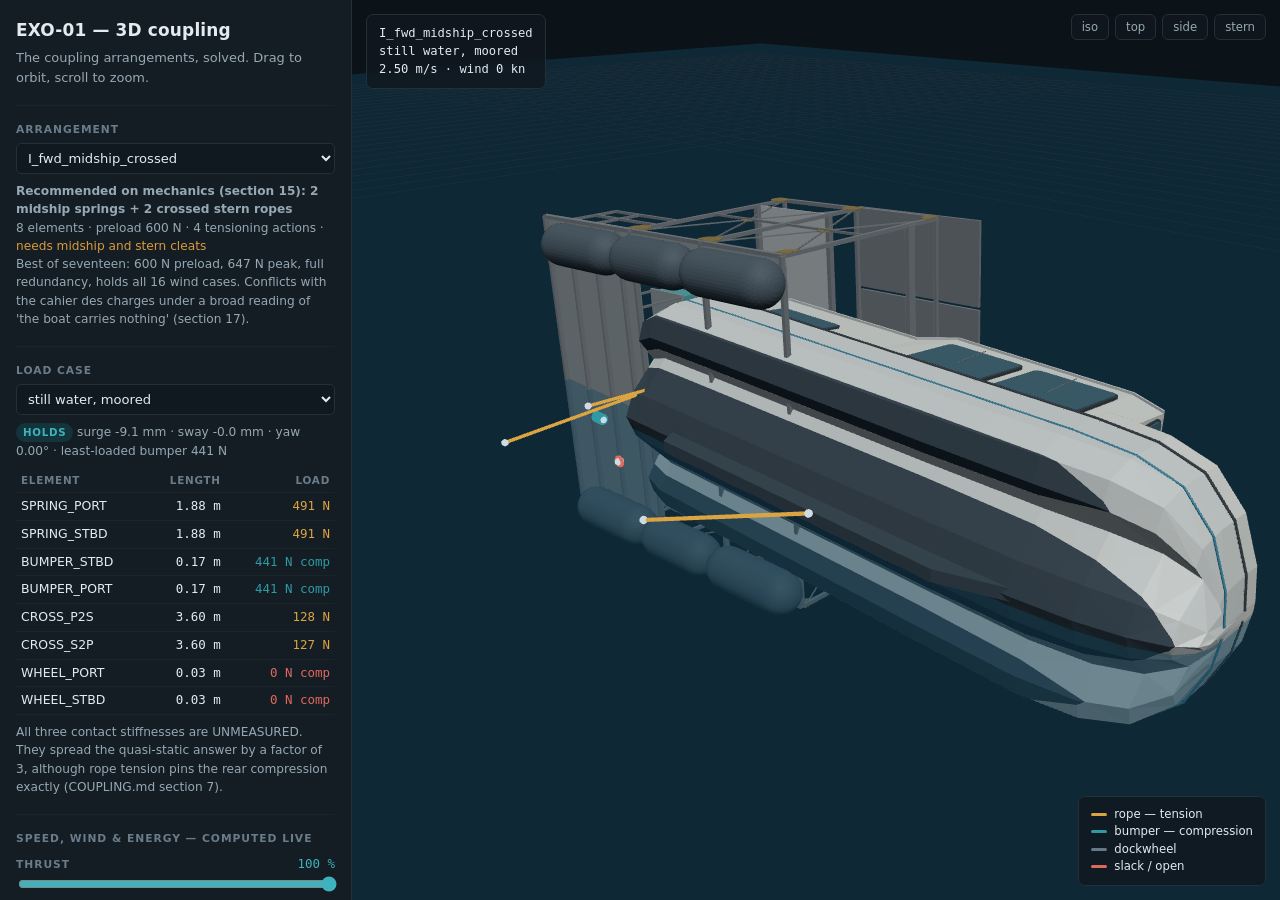
<file: docs/simulator/index.html>
<!doctype html>
<html lang="en">
<head>
<meta charset="utf-8">
<meta name="viewport" content="width=device-width,initial-scale=1,viewport-fit=cover">
<title>EXO-01 — 3D coupling simulator</title>
<script type="importmap">
{ "imports": { "three": "./vendor/three/build/three.module.js", "three/addons/": "./vendor/three/addons/" } }
</script>
<style>
:root{
  --bg:#0c1318; --panel:#141d24; --sunk:#101820; --rule:#243039; --rule-2:#1a242b;
  --ink:#e3ebf1; --ink-2:#96a8b4; --ink-3:#6a7c89;
  --accent:#3fb3bd; --rope:#d9a441; --fender:#2f9aa6; --wheel:#64798a;
  --good:#5bb37f; --warn:#d99a3c; --bad:#e0685c;
  --f:"IBM Plex Sans",system-ui,-apple-system,"Helvetica Neue",Arial,sans-serif;
  --fm:"IBM Plex Mono",ui-monospace,Menlo,Consolas,monospace;
}
*{box-sizing:border-box}
html,body{height:100%}
body{margin:0;background:var(--bg);color:var(--ink);font-family:var(--f);font-size:14px;line-height:1.5;
  overflow:hidden;color-scheme:dark}
#app{display:grid;grid-template-columns:352px 1fr;height:100%}
@media (max-width:900px){#app{grid-template-columns:1fr;grid-template-rows:auto 1fr;overflow:auto}
  #view{min-height:56vh}}
#side{background:var(--panel);border-right:1px solid var(--rule);overflow-y:auto;
  padding-left:max(16px,env(safe-area-inset-left,0px));padding-right:16px;padding-block:18px 28px}
#view{position:relative;min-width:0}
canvas{display:block}
h1{font-size:1.06rem;font-weight:600;margin:0;letter-spacing:.01em}
.sub{color:var(--ink-2);font-size:.81rem;margin:.3rem 0 0}
.lab{font-size:.67rem;font-weight:600;letter-spacing:.09em;text-transform:uppercase;color:var(--ink-3);
  display:block;margin:0 0 5px}
.grp{margin-top:18px;padding-top:16px;border-top:1px solid var(--rule-2)}
select,input[type=number]{width:100%;background:var(--sunk);color:var(--ink);border:1px solid var(--rule);
  border-radius:5px;padding:6px 7px;font-family:var(--f);font-size:.82rem}
input[type=range]{width:100%;accent-color:var(--accent)}
.row{display:flex;gap:8px;align-items:center;margin-top:8px}
.row>*{min-width:0}
.fld{flex:1}
.fld .top{display:flex;justify-content:space-between;align-items:baseline;gap:6px}
.val{font-family:var(--fm);font-size:.78rem;color:var(--accent)}
table{width:100%;border-collapse:collapse;font-size:.78rem;margin-top:8px}
th,td{text-align:right;padding:4px 5px;border-bottom:1px solid var(--rule-2)}
th:first-child,td:first-child{text-align:left}
th{font-size:.65rem;letter-spacing:.07em;text-transform:uppercase;color:var(--ink-3);font-weight:600}
td.n{font-family:var(--fm);font-variant-numeric:tabular-nums}
.chip{display:inline-block;font-size:.64rem;font-weight:700;letter-spacing:.07em;text-transform:uppercase;
  padding:2px 7px;border-radius:99px}
.chip.ok{background:#12343a;color:var(--accent)}
.chip.bad{background:var(--bad);color:#170806}
.note{font-size:.76rem;color:var(--ink-2);margin-top:8px}
.warn{font-size:.76rem;color:var(--warn);margin-top:8px;border-left:2px solid var(--warn);padding-left:9px}
#hud{position:absolute;left:14px;top:14px;background:rgba(16,24,31,.82);border:1px solid var(--rule);
  border-radius:7px;padding:9px 12px;font-family:var(--fm);font-size:.76rem;pointer-events:none;
  backdrop-filter:blur(3px);max-width:min(62vw,420px)}
#legend{position:absolute;right:14px;bottom:14px;background:rgba(16,24,31,.82);border:1px solid var(--rule);
  border-radius:7px;padding:9px 12px;font-size:.73rem;backdrop-filter:blur(3px)}
#legend i{display:inline-block;width:16px;height:3px;border-radius:2px;margin-right:7px;vertical-align:middle}
#views{position:absolute;right:14px;top:14px;display:flex;gap:6px}
#views button{background:rgba(16,24,31,.82);border:1px solid var(--rule);color:var(--ink-2);border-radius:6px;
  padding:5px 10px;font-size:.73rem;cursor:pointer;font-family:var(--f)}
#views button:hover{color:var(--ink);border-color:var(--accent)}
#boot{position:absolute;inset:0;display:grid;place-items:center;color:var(--ink-2);font-size:.85rem}
a{color:var(--accent)}
footer{margin-top:20px;padding-top:14px;border-top:1px solid var(--rule-2);font-size:.72rem;color:var(--ink-3)}
</style>
</head>
<body>
<div id="app">
  <aside id="side">
    <h1>EXO-01 — 3D coupling</h1>
    <p class="sub">The coupling arrangements, solved. Drag to orbit, scroll to zoom.</p>

    <div class="grp">
      <span class="lab">Arrangement</span>
      <select id="arr"></select>
      <div id="arrMeta" class="note"></div>
    </div>

    <div class="grp">
      <span class="lab">Load case</span>
      <select id="case"></select>
      <div id="caseState" class="note"></div>
      <table id="els"></table>
      <div id="stiffNote" class="note"></div>
    </div>

    <div class="grp">
      <span class="lab">Speed, wind &amp; energy — computed live</span>
      <div class="row"><div class="fld"><div class="top"><span class="lab" style="margin:0">Thrust</span><span class="val" id="vThr">100 %</span></div>
        <input type="range" id="thr" min="0" max="100" step="5" value="100"></div></div>
      <div class="row"><div class="fld"><div class="top"><span class="lab" style="margin:0">Wind</span><span class="val" id="vWind">0 kn</span></div>
        <input type="range" id="wind" min="0" max="35" step="1" value="0"></div></div>
      <div class="row"><div class="fld"><div class="top"><span class="lab" style="margin:0">Wind from</span><span class="val" id="vDir">0°</span></div>
        <input type="range" id="dir" min="0" max="180" step="15" value="0"></div></div>
      <div class="row"><div class="fld"><div class="top"><span class="lab" style="margin:0">Sunlight</span><span class="val" id="vSun">100 %</span></div>
        <input type="range" id="sun" min="0" max="100" step="5" value="100"></div></div>
      <div class="row"><div class="fld"><span class="lab">Thrust model</span>
        <select id="model">
          <option value="momentum">actuator disk (physical)</option>
          <option value="constant_power">constant power</option>
          <option value="constant">constant (optimistic)</option>
        </select></div></div>
      <table id="perf"></table>
    </div>

    <div class="grp">
      <div id="caveats" class="warn"></div>
      <footer>
        Exploratory. Proxy hull and float surfaces; assumed contact stiffnesses, wind coefficients and boat
        attachment points. The coupling solves here are <b>precomputed</b>; the speed, wind and energy model runs
        live in this page from the same geometry the Python module uses.
        <br><br>Full simulator (solves on demand): <code>python app.py</code> in the repository.
      </footer>
    </div>
  </aside>

  <div id="view">
    <div id="boot">loading the models…</div>
    <div id="hud"></div>
    <div id="views">
      <button data-v="iso">iso</button><button data-v="top">top</button>
      <button data-v="side">side</button><button data-v="stern">stern</button>
    </div>
    <div id="legend">
      <div><i style="background:#d9a441"></i>rope — tension</div>
      <div><i style="background:#2f9aa6"></i>bumper — compression</div>
      <div><i style="background:#64798a"></i>dockwheel</div>
      <div><i style="background:#e0685c"></i>slack / open</div>
    </div>
  </div>
</div>

<script type="module">
import * as THREE from 'three';
import { OrbitControls } from 'three/addons/controls/OrbitControls.js';
import { GLTFLoader } from 'three/addons/loaders/GLTFLoader.js';

const $ = (id) => document.getElementById(id);
const D = await fetch('./data.json').then(r => r.json());
const C = D.card, KN = 0.514444, RHO = C.rho_water, RHOA = C.rho_air, G = C.g, NU = C.resistance_cfg.nu_m2_s;
const fmt = (v, d = 0) => (v === null || v === undefined || !isFinite(v)) ? '—' : (+v).toFixed(d);

/* ───────────────────────────── scene */
const view = $('view');
const renderer = new THREE.WebGLRenderer({ antialias: true });
renderer.setPixelRatio(Math.min(devicePixelRatio, 2));
view.appendChild(renderer.domElement);
const scene = new THREE.Scene(); scene.background = new THREE.Color(0x0c1318);
const camera = new THREE.PerspectiveCamera(45, 1, 0.05, 400);
const orbit = new OrbitControls(camera, renderer.domElement);
orbit.enableDamping = true; orbit.target.set(4.5, 0.4, 0);
scene.add(new THREE.HemisphereLight(0xdfe9f3, 0x24313a, 1.15));
const sun = new THREE.DirectionalLight(0xffffff, 1.25); sun.position.set(7, 11, 5); scene.add(sun);
/* physics is Z-up; three is Y-up */
const physics = new THREE.Group();
physics.quaternion.set(-Math.SQRT1_2, 0, 0, Math.SQRT1_2);
scene.add(physics);

const water = new THREE.Mesh(new THREE.PlaneGeometry(90, 90),
  new THREE.MeshBasicMaterial({ color: 0x14465e, transparent: true, opacity: 0.42, side: THREE.DoubleSide }));
water.visible = true; physics.add(water);
const FRAMEABLE = [];   // only the bodies and the coupling count towards framing
const grid = new THREE.GridHelper(80, 80, 0x1d2a33, 0x16212a);
grid.position.y = -0.002; scene.add(grid);

const bodies = {};
function makeBody() {
  const outer = new THREE.Group(), inner = new THREE.Group(), model = new THREE.Group();
  inner.add(model); outer.add(inner); physics.add(outer);
  return { outer, inner, model };
}
bodies.EXO = makeBody(); bodies.BOAT = makeBody();
const ropes = new THREE.Group(); physics.add(ropes);

function setPose(b, pose) {
  if (!pose) return;
  const m = new THREE.Matrix4().set(
    pose.R[0][0], pose.R[0][1], pose.R[0][2], 0,
    pose.R[1][0], pose.R[1][1], pose.R[1][2], 0,
    pose.R[2][0], pose.R[2][1], pose.R[2][2], 0, 0, 0, 0, 1);
  b.inner.quaternion.setFromRotationMatrix(m);
  b.model.position.set(-pose.G_body[0], -pose.G_body[1], -pose.G_body[2]);
  const c = pose.com_world || [0, 0, pose.zG];
  b.outer.position.set(c[0], c[1], c[2]);
}

const loader = new GLTFLoader();
const load = (url, body) => new Promise((res) => loader.load(url,
  (g) => { body.model.add(g.scene); res(true); },
  undefined, () => res(false)));
await Promise.all([load('./assets/exo.glb', bodies.EXO), load('./assets/boat.glb', bodies.BOAT)]);
$('boot').remove();

/* ───────────────────────────── coupling elements */
const COL = { rope: 0xd9a441, fender: 0x2f9aa6, wheel: 0x64798a, slack: 0xe0685c };
const UP = new THREE.Vector3(0, 1, 0);
function drawElements(aid, caseId) {
  ropes.clear();
  const A = D.arrangements[aid], cs = A.cases[caseId] || {};
  const T = cs.tensions || {};
  for (const e of A.geometry) {
    const t = T[e.id];
    const isFender = e.kind === 'fender';
    const live = t !== undefined && t !== null;
    let col = e.id.startsWith('WHEEL') ? COL.wheel : (isFender ? COL.fender : COL.rope);
    if (live && (isFender ? Math.abs(t) < 1 : t < 1)) col = COL.slack;
    const legs = e.a2 ? [[e.a, e.b], [e.a2, e.b]] : [[e.a, e.b]];
    for (const [p0, p1] of legs) {
      const a = new THREE.Vector3(...p0), b = new THREE.Vector3(...p1);
      const d = new THREE.Vector3().subVectors(b, a), L = d.length();
      if (L < 1e-6) continue;
      const r = isFender ? 0.075 : 0.022;
      const cyl = new THREE.Mesh(new THREE.CylinderGeometry(r, r, L, 10),
        new THREE.MeshBasicMaterial({ color: col }));
      cyl.position.copy(a).addScaledVector(d, 0.5);
      cyl.quaternion.setFromUnitVectors(UP, d.clone().normalize());
      ropes.add(cyl);
      for (const p of [a, b]) {
        const s = new THREE.Mesh(new THREE.SphereGeometry(0.045, 10, 10),
          new THREE.MeshBasicMaterial({ color: 0xcfdbe3 }));
        s.position.copy(p); ropes.add(s);
      }
    }
  }
  setPose(bodies.EXO, cs.exo_pose); setPose(bodies.BOAT, cs.boat_pose);
}

/* ───────────────────────────── live physics (same model as exo01/performance.py) */
function cf(Re) { Re = Math.max(Re, 1e3); return 0.075 / Math.pow(Math.log10(Re) - 2, 2); }
function hydro(U) {
  U = Math.abs(U);
  if (U < 1e-9) return { total: 0, exo: 0, boat: 0 };
  const ce = C.resistance_cfg.exo, q = 0.5 * RHO * U * U;
  let ex = 0;
  for (const k in C.exo_rows) {
    const r = C.exo_rows[k], L = Math.max(r.xmax - r.xmin, 0.1);
    ex += q * (1 + ce.form_factor_k) * cf(U * L / NU) * r.S_wet + q * ce.pressure_drag_cd * r.A_front_max;
  }
  const cb = C.resistance_cfg.boat, g = C.boat_geo, L = Math.max(g.L_wl, 0.5), Fr = U / Math.sqrt(G * L);
  const bo = q * g.S_wet * (1 + cb.form_factor_k) * cf(U * L / NU) * cb.appendage_factor
    + q * g.S_wet * cb.residuary_c_at_fr02 * Math.pow(Fr / 0.2, cb.residuary_exponent);
  return { total: ex + bo, exo: ex, boat: bo, Fr };
}
const aDisk = () => 2 * Math.PI * Math.pow(C.disk_diameter_m / 2, 2);
const w0 = (T, A) => Math.sqrt(Math.max(T, 0) / (2 * RHO * A));
const pW = (T, A) => T * w0(T, A);
const wAt = (T, A, U) => 0.5 * (-Math.max(U, 0) + Math.sqrt(Math.max(U, 0) ** 2 + 2 * Math.max(T, 0) / (RHO * A)));
function thrust(U, T0, model, A) {
  if (T0 <= 0) return 0;
  if (model === 'constant') return T0;
  const P = pW(T0, A);
  if (model === 'constant_power') return Math.min(T0, P / Math.max(U, 1e-6));
  U = Math.max(U, 0);
  if (U < 1e-9) return 2 * RHO * A * Math.pow(P / (2 * RHO * A), 2 / 3);
  let lo = 1e-12, hi = Math.max(Math.pow(P / (2 * RHO * A), 1 / 3), 1e-6);
  const f = (w) => 2 * RHO * A * w * Math.pow(U + w, 2) - P;
  while (f(hi) < 0 && hi < 1e4) hi *= 2;
  for (let i = 0; i < 70; i++) { const m = 0.5 * (lo + hi); if (f(m) < 0) lo = m; else hi = m; }
  const w = 0.5 * (lo + hi); return 2 * RHO * A * (U + w) * w;
}
function windTotal(Ug) {
  const V = S.wind * KN, th = S.dir * Math.PI / 180;
  const ax = -V * Math.cos(th) - Ug, ay = -V * Math.sin(th);
  const Va = Math.hypot(ax, ay), beta = Math.atan2(-ay, -ax);
  const co = C.coefficients, q = 0.5 * RHOA * Va * Va;
  let Fx = 0, Fy = 0;
  for (const a of [C.areas.EXO, C.boat_windage]) {
    Fx += -q * co.Cx0 * Math.cos(beta) * a.A_front_m2;
    Fy += q * co.Cy0 * Math.sin(beta) * a.A_lateral_m2;
  }
  return { Va, beta: beta * 180 / Math.PI, Fx, Fy };
}
const T0 = () => C.T0_horizontal_N * (S.thr / 100);
const net = (U) => thrust(Math.max(U, 0), T0(), S.model, aDisk()) - hydro(U).total + windTotal(U).Fx;
function solveSpeed() {
  if (net(0) <= 0) return null;
  let lo = 1e-6, hi = 12; if (net(hi) > 0) return hi;
  for (let i = 0; i < 80; i++) { const m = 0.5 * (lo + hi); if (net(m) > 0) lo = m; else hi = m; }
  return 0.5 * (lo + hi);
}
function pElec(T, U) {
  const A = aDisk(), eff = pW(C.T0_horizontal_N, A) / C.P_electrical_W;
  if (!(eff > 0) || T <= 0) return T <= 0 ? 0 : NaN;
  return T * (Math.max(U, 0) + wAt(T, A, U)) / eff;
}
function solarNeutral() {
  const budget = C.solar_full_w * (S.sun / 100) - C.hotel_w;
  if (budget <= 0) return null;
  const f = (U) => pElec(hydro(U).total, U) - budget;
  if (f(1e-3) > 0) return 0; if (f(6) < 0) return 6;
  let lo = 1e-3, hi = 6;
  for (let i = 0; i < 70; i++) { const m = 0.5 * (lo + hi); if (f(m) < 0) lo = m; else hi = m; }
  return 0.5 * (lo + hi);
}

/* ───────────────────────────── panels */
const S = { arr: D.default, case: 'still', thr: 100, wind: 0, dir: 0, sun: 100, model: 'momentum' };

function fillSelects() {
  $('arr').innerHTML = Object.keys(D.arrangements).sort()
    .map(k => `<option value="${k}">${k}</option>`).join('');
  $('arr').value = S.arr;
  $('case').innerHTML = D.load_cases.map(c => `<option value="${c.id}">${c.label}</option>`).join('');
  $('case').value = S.case;
  $('stiffNote').textContent = D.stiffness_note;
}

function panels() {
  const A = D.arrangements[S.arr], meta = D.catalogue[S.arr], cs = A.cases[S.case] || {};
  const fit = meta.needs_boat_fittings
    ? `<span style="color:var(--warn)">needs ${meta.needs_boat_fittings}</span>`
    : `<span style="color:var(--good)">no boat fittings</span>`;
  $('arrMeta').innerHTML = `<b>${meta.title}</b><br>${meta.n_elements} elements · preload `
    + `${fmt(meta.design_preload_N)} N · ${meta.ops_actions} tensioning action`
    + `${meta.ops_actions === 1 ? '' : 's'} · ${fit}<br>${meta.note || ''}`;

  const ok = cs.ok;
  $('caseState').innerHTML = cs.error ? `<span class="chip bad">error</span> ${cs.error}`
    : `<span class="chip ${ok ? 'ok' : 'bad'}">${ok ? 'holds' : 'does not hold'}</span> `
      + `surge ${fmt(cs.dx_mm, 1)} mm · sway ${fmt(cs.dy_mm, 1)} mm · yaw ${fmt(cs.dyaw_deg, 2)}°`
      + (cs.bumper_min_N !== null && cs.bumper_min_N !== undefined
        ? ` · least-loaded bumper ${fmt(cs.bumper_min_N)} N` : '');

  const T = cs.tensions || {};
  const rows = A.geometry.slice().sort((a, b) => Math.abs(T[b.id] || 0) - Math.abs(T[a.id] || 0));
  $('els').innerHTML = '<tr><th>element</th><th>length</th><th>load</th></tr>' + rows.map(e => {
    const t = T[e.id];
    if (t === undefined || t === null) return `<tr><td>${e.id}</td><td class="n">${fmt(e.length_m, 2)} m</td><td>—</td></tr>`;
    const f = e.kind === 'fender';
    const col = f ? (t < -1 ? 'var(--fender)' : 'var(--bad)') : (t > 1 ? 'var(--rope)' : 'var(--bad)');
    const lbl = f ? `${fmt(-t)} N comp` : `${fmt(t)} N`;
    return `<tr><td>${e.id}</td><td class="n">${fmt(e.length_m, 2)} m</td>`
      + `<td class="n" style="color:${col}">${lbl}</td></tr>`;
  }).join('');

  const U = solveSpeed(), sn = solarNeutral(), h = hydro(Math.max(U || 0, 0)), w = windTotal(U || 0);
  const eff = pW(C.T0_horizontal_N, aDisk()) / C.P_electrical_W;
  $('perf').innerHTML = '<tr><th>quantity</th><th>value</th></tr>'
    + [['speed over ground', U === null ? 'cannot make headway' : `${fmt(U, 2)} m/s = ${fmt(U / KN, 2)} kn`],
       ['hydrodynamic resistance', `${fmt(h.total)} N`],
       ['wind drag / side force', `${fmt(w.Fx)} / ${fmt(w.Fy)} N`],
       ['solar-neutral speed', sn === null ? '—' : `${fmt(sn, 2)} m/s = ${fmt(sn / KN, 2)} kn`],
       ['implied pod efficiency', `${fmt(100 * eff)} %`]]
      .map(([k, v]) => `<tr><td>${k}</td><td class="n">${v}</td></tr>`).join('');

  $('hud').innerHTML = `${S.arr}<br>${D.load_cases.find(c => c.id === S.case).label}`
    + `<br>${U === null ? 'no headway' : fmt(U, 2) + ' m/s'}  ·  wind ${S.wind} kn`;
  $('caveats').textContent = C.pose.warning || '';
  drawElements(S.arr, S.case);
}

fillSelects();
panels();            // draw the default arrangement so the bounding box includes the coupling
$('arr').onchange = (e) => { S.arr = e.target.value; panels(); };
$('case').onchange = (e) => { S.case = e.target.value; panels(); };
$('model').onchange = (e) => { S.model = e.target.value; panels(); };
for (const [id, key, f] of [['thr', 'thr', v => v + ' %'], ['wind', 'wind', v => v + ' kn'],
                            ['dir', 'dir', v => v + '°'], ['sun', 'sun', v => v + ' %']]) {
  const el = $(id), out = $('v' + id[0].toUpperCase() + id.slice(1));
  el.addEventListener('input', () => { S[key] = +el.value; out.textContent = f(+el.value); panels(); });
  out.textContent = f(+el.value);
}
/* frame from the actual bounding box: the physics group is rotated Z-up -> Y-up, so hand-picked
   camera coordinates are easy to get wrong. */
scene.updateMatrixWorld(true);          // expandByObject reads world matrices; without this the box is empty
const BOX = new THREE.Box3();
for (const o of [bodies.EXO.outer, bodies.BOAT.outer, ropes]) BOX.expandByObject(o);
if (BOX.isEmpty()) BOX.setFromCenterAndSize(new THREE.Vector3(5, 1, 0), new THREE.Vector3(12, 4, 6));
window.__box = { min: BOX.min.toArray(), max: BOX.max.toArray() };
const CTR = BOX.getCenter(new THREE.Vector3());
const RAD = Math.max(BOX.getSize(new THREE.Vector3()).length() * 0.5, 1);
function frame(dir, mult = 2.1) {
  const d = new THREE.Vector3(...dir).normalize().multiplyScalar(RAD * mult);
  camera.position.copy(CTR).add(d);
  orbit.target.copy(CTR);
  camera.near = RAD / 100; camera.far = RAD * 40; camera.updateProjectionMatrix();
  orbit.update();
}
const VIEWS = { iso: [0.95, 0.62, 0.95], top: [0.02, 1, 0.02], side: [0.05, 0.12, 1], stern: [-1, 0.28, 0.04] };
for (const b of document.querySelectorAll('#views button')) {
  b.onclick = () => frame(VIEWS[b.dataset.v], b.dataset.v === 'top' ? 1.75 : 2.1);
}
frame(VIEWS.iso);

function resize() {
  const w = view.clientWidth, h = view.clientHeight;
  renderer.setSize(w, h); camera.aspect = w / Math.max(h, 1); camera.updateProjectionMatrix();
}
addEventListener('resize', resize); resize();
panels();
frame(VIEWS.iso);   // after layout and after the coupling is drawn
window.__cam = () => ({ pos: camera.position.toArray(), target: orbit.target.toArray(),
                        ctr: CTR.toArray(), rad: RAD, aspect: camera.aspect });
(function loop() { requestAnimationFrame(loop); orbit.update(); renderer.render(scene, camera); })();
</script>
</body>
</html>
</file>
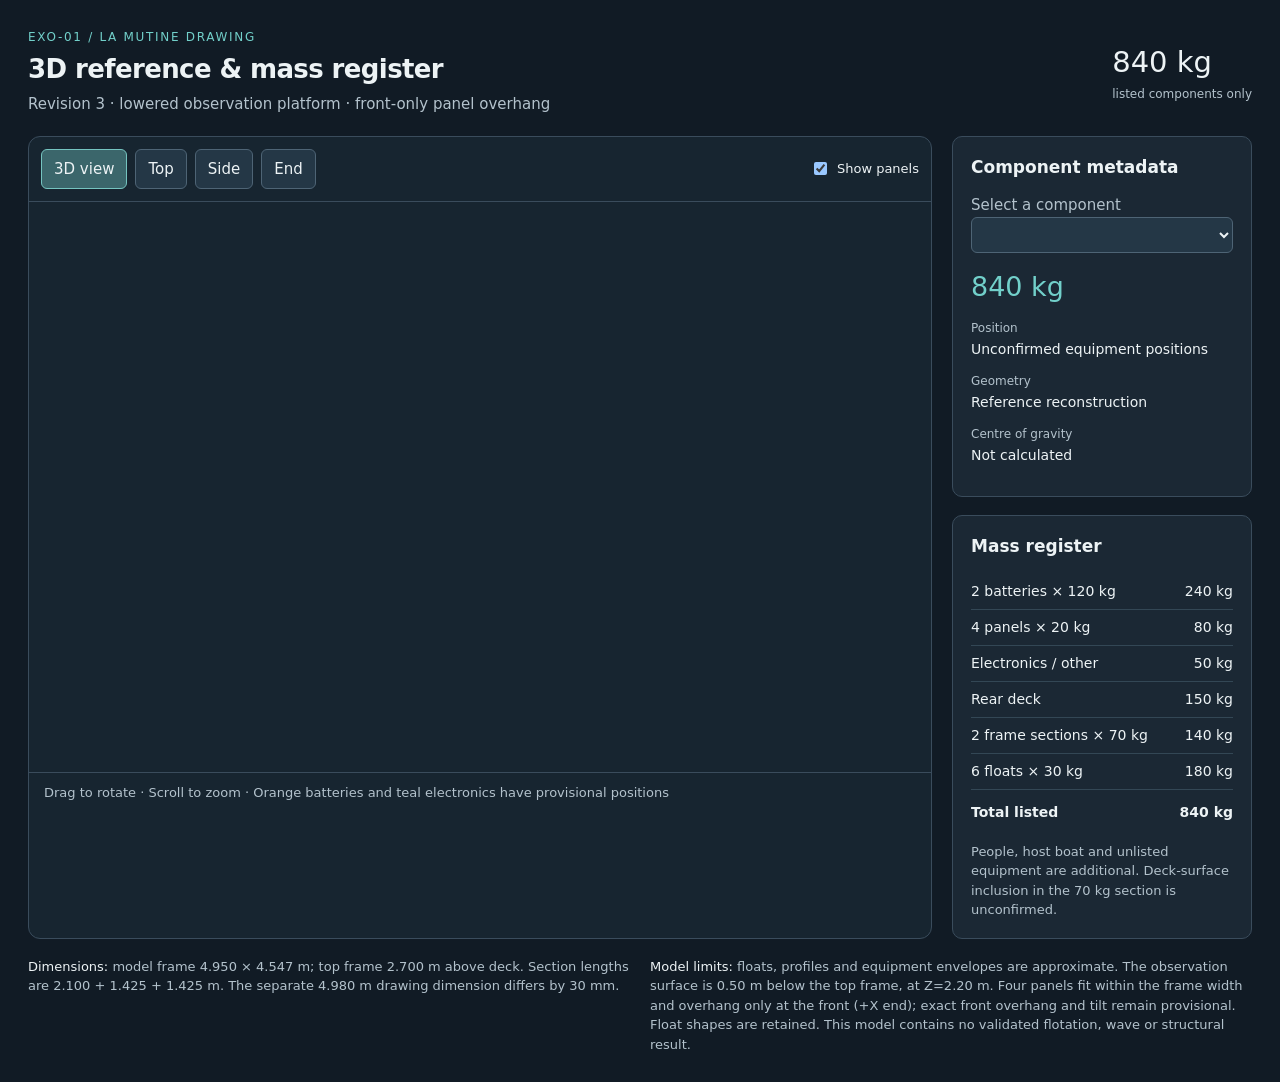
<file: data/reference_v3/viewer_template.html>
<!doctype html>
<html lang="en">
<head>
<meta charset="utf-8"><meta name="viewport" content="width=device-width,initial-scale=1">
<title>EXO-01 · 3D reference and mass register</title>
<style>
:root{color-scheme:dark;--bg:#111b25;--panel:#1b2834;--text:#edf3f5;--muted:#b3c2cc;--line:#3a4c5c;--accent:#72d0ca}
*{box-sizing:border-box}body{margin:0;background:var(--bg);color:var(--text);font:15px/1.5 system-ui,-apple-system,Segoe UI,sans-serif}main{max-width:1500px;margin:auto;padding:28px}header{display:flex;gap:24px;justify-content:space-between;align-items:center;margin-bottom:20px}h1{font-size:26px;font-weight:600;letter-spacing:-.6px;margin:0}h2{font-size:17px;font-weight:600;margin:0 0 14px}.eyebrow{font-size:12px;letter-spacing:1.7px;color:var(--accent);text-transform:uppercase;margin-bottom:4px}.sub{color:var(--muted);margin:4px 0 0}.mass{font-size:29px;white-space:nowrap;font-variant-numeric:tabular-nums}.mass small{display:block;text-align:right;color:var(--muted);font-size:12px;font-weight:400}.layout{display:grid;grid-template-columns:minmax(0,1fr) 300px;gap:20px}.view{background:#172530;border:1px solid var(--line);border-radius:12px;overflow:hidden}.toolbar{padding:12px;display:flex;flex-wrap:wrap;gap:8px;align-items:center;border-bottom:1px solid var(--line)}button,select{font:inherit;border:1px solid #4e6475;border-radius:6px;background:#243746;color:var(--text);padding:8px 12px}button{cursor:pointer}button:hover{background:#344d60}button[aria-pressed=true]{background:#3b666b;border-color:#75c4c0}button:focus-visible,select:focus-visible{outline:3px solid var(--accent);outline-offset:2px}.toolbar label{margin-left:auto;font-size:13px;display:flex;gap:7px;align-items:center}canvas{display:block;width:100%;height:570px;touch-action:none;cursor:grab}canvas:active{cursor:grabbing}.caption{padding:10px 15px;color:var(--muted);font-size:13px;border-top:1px solid var(--line)}aside{display:flex;flex-direction:column;gap:18px}.box{padding:18px;border:1px solid var(--line);border-radius:10px;background:var(--panel)}select{width:100%;font-size:14px;margin-bottom:14px}dl{margin:0}dt{color:var(--muted);font-size:12px;margin-top:12px}dd{margin:2px 0;font-size:14px;overflow-wrap:anywhere}#componentMass{font-size:27px;color:var(--accent);font-variant-numeric:tabular-nums}table{width:100%;border-collapse:collapse;font-size:14px}td{padding:7px 0;border-bottom:1px solid #334755}td:last-child{text-align:right;font-variant-numeric:tabular-nums}tr:last-child td{font-weight:600;border:0;padding-top:12px}.note{color:var(--muted);font-size:13px;margin:12px 0 0}.pill{display:inline-block;font-size:12px;border:1px solid #7b7353;color:#e4cf94;border-radius:5px;padding:3px 7px}footer{margin-top:18px;display:grid;grid-template-columns:1fr 1fr;gap:20px;color:var(--muted);font-size:13px}footer strong{color:var(--text);font-weight:500}.error{padding:35px;color:#ffb8a1}.hide{display:none}@media(max-width:900px){main{padding:18px}.layout{grid-template-columns:1fr}aside{display:grid;grid-template-columns:1fr 1fr}canvas{height:480px}footer{grid-template-columns:1fr}}@media(max-width:560px){main{padding:12px}header{align-items:flex-start;gap:10px}h1{font-size:22px}.mass{font-size:23px}.sub{font-size:13px}.layout{gap:12px}aside{grid-template-columns:1fr}canvas{height:390px}.toolbar label{margin-left:0}.caption{font-size:12px}footer{gap:8px}}
</style>
</head>
<body><main>
<header><div><div class="eyebrow">EXO-01 / La Mutine drawing</div><h1>3D reference & mass register</h1><p class="sub">Revision 3 · lowered observation platform · front-only panel overhang</p></div><div class="mass">840 kg<small>listed components only</small></div></header>
<div class="layout">
<section class="view" aria-label="Interactive three dimensional model">
<div class="toolbar"><button type="button" id="iso" aria-pressed="true">3D view</button><button type="button" id="top" aria-pressed="false">Top</button><button type="button" id="side" aria-pressed="false">Side</button><button type="button" id="front" aria-pressed="false">End</button><label><input type="checkbox" id="roof" checked>Show panels</label></div>
<canvas id="scene" aria-label="EXO frame with six floats, four solar panels, two orange battery placeholders and one teal electronics placeholder. Drag to rotate; scroll to zoom.">Your browser must support WebGL to show this 3D model.</canvas>
<div id="error" class="error hide" role="alert"></div>
<div class="caption">Drag to rotate · Scroll to zoom · Orange batteries and teal electronics have provisional positions</div>
</section>
<aside>
<section class="box"><h2>Component metadata</h2><label for="component" class="sub">Select a component</label><select id="component"></select><div id="componentMass">840 kg</div><dl><dt>Position</dt><dd id="position">Unconfirmed equipment positions</dd><dt>Geometry</dt><dd id="geometry">Reference reconstruction</dd><dt>Centre of gravity</dt><dd>Not calculated</dd></dl><p id="detail" class="note"></p></section>
<section class="box"><h2>Mass register</h2><table aria-label="Mass totals"><tbody><tr><td>2 batteries × 120 kg</td><td>240 kg</td></tr><tr><td>4 panels × 20 kg</td><td>80 kg</td></tr><tr><td>Electronics / other</td><td>50 kg</td></tr><tr><td>Rear deck</td><td>150 kg</td></tr><tr><td>2 frame sections × 70 kg</td><td>140 kg</td></tr><tr><td>6 floats × 30 kg</td><td>180 kg</td></tr><tr><td>Total listed</td><td>840 kg</td></tr></tbody></table><p class="note">People, host boat and unlisted equipment are additional. Deck-surface inclusion in the 70 kg section is unconfirmed.</p></section>
</aside></div>
<footer><div><strong>Dimensions:</strong> model frame 4.950 × 4.547 m; top frame 2.700 m above deck. Section lengths are 2.100 + 1.425 + 1.425 m. The separate 4.980 m drawing dimension differs by 30 mm.</div><div><strong>Model limits:</strong> floats, profiles and equipment envelopes are approximate. The observation surface is 0.50 m below the top frame, at Z=2.20 m. Four panels fit within the frame width and overhang only at the front (+X end); exact front overhang and tilt remain provisional. Float shapes are retained. This model contains no validated flotation, wave or structural result.</div></footer>
</main>
<script id="model-data" type="application/json">__MODEL_PAYLOAD__</script>
<script>
'use strict';
(()=>{
const data=JSON.parse(document.getElementById('model-data').textContent);
window.EXO_MODEL_DATA=data;
const masses=data.metadata.mass_summary,total=masses.total_listed_mass_kg;
document.querySelector('.mass').firstChild.textContent=total+' kg';
const massRows=document.querySelectorAll('table tbody tr');
[masses.batteries_kg,masses.solar_panels_kg,masses.electronics_kg,data.components[0].mass_kg,data.components[1].mass_kg+data.components[2].mass_kg,masses.floats_kg,total].forEach((v,i)=>massRows[i].lastElementChild.textContent=v+' kg');
const canvas=document.getElementById('scene'), gl=canvas.getContext('webgl',{antialias:true,preserveDrawingBuffer:true});
if(!gl){document.getElementById('error').textContent='WebGL is unavailable. Open EXO01_reference.glb in a 3D viewer or EXO01_reference.step in a CAD application.';document.getElementById('error').classList.remove('hide');return;}
const vs=`attribute vec3 aPos;attribute vec3 aNormal;attribute vec3 aColor;uniform mat4 uMVP;uniform float uSelected;uniform float uDim;varying vec3 vColor;void main(){vec3 n=normalize(aNormal);float l=.34+.45*abs(dot(n,normalize(vec3(-.4,-.6,1.))))+.21*max(dot(n,normalize(vec3(.7,.4,.4))),0.);vec3 col=aColor*l;col=mix(col,vec3(.31,.36,.4),uDim*.65);col=mix(col,vec3(.5,.96,.91),uSelected*.40);vColor=col;gl_Position=uMVP*vec4(aPos,1.);}`;
const fs=`precision mediump float;varying vec3 vColor;void main(){gl_FragColor=vec4(vColor,1.);}`;
function shader(type,src){const s=gl.createShader(type);gl.shaderSource(s,src);gl.compileShader(s);if(!gl.getShaderParameter(s,gl.COMPILE_STATUS))throw new Error(gl.getShaderInfoLog(s));return s;}
const program=gl.createProgram();gl.attachShader(program,shader(gl.VERTEX_SHADER,vs));gl.attachShader(program,shader(gl.FRAGMENT_SHADER,fs));gl.linkProgram(program);if(!gl.getProgramParameter(program,gl.LINK_STATUS))throw new Error(gl.getProgramInfoLog(program));gl.useProgram(program);
const raw=atob(data.vertices_b64),bytes=new Uint8Array(raw.length);for(let i=0;i<raw.length;i++)bytes[i]=raw.charCodeAt(i);const vertices=new Float32Array(bytes.buffer);
const buffer=gl.createBuffer();gl.bindBuffer(gl.ARRAY_BUFFER,buffer);gl.bufferData(gl.ARRAY_BUFFER,vertices,gl.STATIC_DRAW);
for(const [name,off] of [['aPos',0],['aNormal',12],['aColor',24]]){const loc=gl.getAttribLocation(program,name);gl.enableVertexAttribArray(loc);gl.vertexAttribPointer(loc,3,gl.FLOAT,false,36,off);}
const uMVP=gl.getUniformLocation(program,'uMVP'),uSel=gl.getUniformLocation(program,'uSelected'),uDim=gl.getUniformLocation(program,'uDim');
gl.enable(gl.DEPTH_TEST);gl.disable(gl.CULL_FACE);gl.clearColor(.090,.145,.188,1);
const sub=(a,b)=>a.map((x,i)=>x-b[i]),dot=(a,b)=>a.reduce((s,x,i)=>s+x*b[i],0),cross=(a,b)=>[a[1]*b[2]-a[2]*b[1],a[2]*b[0]-a[0]*b[2],a[0]*b[1]-a[1]*b[0]],unit=a=>{const l=Math.hypot(...a);return a.map(x=>x/l)};
function lookAt(eye,target){const z=unit(sub(eye,target)),x=unit(cross([0,0,1],z)),y=cross(z,x);return new Float32Array([x[0],y[0],z[0],0,x[1],y[1],z[1],0,x[2],y[2],z[2],0,-dot(x,eye),-dot(y,eye),-dot(z,eye),1]);}
function ortho(l,r,b,t,n,f){return new Float32Array([2/(r-l),0,0,0,0,2/(t-b),0,0,0,0,-2/(f-n),0,-(r+l)/(r-l),-(t+b)/(t-b),-(f+n)/(f-n),1]);}
function mul(a,b){const c=new Float32Array(16);for(let col=0;col<4;col++)for(let row=0;row<4;row++)for(let k=0;k<4;k++)c[col*4+row]+=a[k*4+row]*b[col*4+k];return c;}
let az=-2.20,el=.50,zoom=1.0,selected=-1,panels=true;
function render(){const dpr=Math.min(window.devicePixelRatio||1,2),w=Math.round(canvas.clientWidth*dpr),h=Math.round(canvas.clientHeight*dpr);if(canvas.width!==w||canvas.height!==h){canvas.width=w;canvas.height=h;}gl.viewport(0,0,w,h);gl.clear(gl.COLOR_BUFFER_BIT|gl.DEPTH_BUFFER_BIT);const target=[2.7,0,1.0],eye=[target[0]+12*Math.cos(az)*Math.cos(el),12*Math.sin(az)*Math.cos(el),target[2]+12*Math.sin(el)];const half=Math.max(3.0,3.7/(w/h))/zoom;gl.uniformMatrix4fv(uMVP,false,mul(ortho(-half*w/h,half*w/h,-half,half,.1,40),lookAt(eye,target)));for(const d of data.draws){if(!panels&&data.components[d.component].category==='solar')continue;gl.uniform1f(uSel,selected===d.component?1:0);gl.uniform1f(uDim,selected>=0&&selected!==d.component?1:0);gl.drawArrays(gl.TRIANGLES,d.start,d.count);}window.EXO_RENDER_COUNT=(window.EXO_RENDER_COUNT||0)+1;}
const sel=document.getElementById('component');sel.append(new Option('Whole assembly · '+total+' kg','-1'));data.components.forEach((c,i)=>sel.append(new Option(c.name+' · '+c.mass_kg+' kg',i)));
function updateDetails(){selected=Number(sel.value);const c=data.components[selected];document.getElementById('componentMass').textContent=(c?c.mass_kg:total)+' kg';document.getElementById('position').textContent=c?(c.location_status==='layout_from_user_exact_position_provisional'?'Layout from your sketch; dimensions provisional':c.location_status==='provisional_not_confirmed'?'Provisional — not confirmed':'Inferred from drawing'):'Equipment positions unconfirmed';document.getElementById('geometry').textContent=c?(c.category==='structure'?'Dimensioned frame; proxy profiles':'Approximate envelope'):'Frame + 6 floats + 7 equipment components';document.getElementById('detail').textContent=c?c.geometry_notes:'Masses are assigned once to each component. The '+total+' kg subtotal is not the complete vessel displacement.';render();}
sel.addEventListener('change',updateDetails);
document.getElementById('roof').addEventListener('change',e=>{panels=e.target.checked;render()});
const views={iso:[-2.20,.50],top:[-Math.PI/2,Math.PI/2-.002],side:[-Math.PI/2,.001],front:[Math.PI,.001]};
for(const id of Object.keys(views))document.getElementById(id).addEventListener('click',()=>{[az,el]=views[id];zoom=1;for(const key of Object.keys(views))document.getElementById(key).setAttribute('aria-pressed',key===id?'true':'false');render();});
let drag=null;canvas.addEventListener('pointerdown',e=>{drag={x:e.clientX,y:e.clientY,az,el};canvas.setPointerCapture(e.pointerId)});canvas.addEventListener('pointermove',e=>{if(!drag)return;az=drag.az-(e.clientX-drag.x)*.008;el=Math.max(-1.2,Math.min(1.56,drag.el+(e.clientY-drag.y)*.008));render();});canvas.addEventListener('pointerup',()=>drag=null);canvas.addEventListener('pointercancel',()=>drag=null);canvas.addEventListener('wheel',e=>{e.preventDefault();zoom=Math.max(.65,Math.min(2.8,zoom*Math.exp(-e.deltaY*.001)));render();},{passive:false});
new ResizeObserver(render).observe(canvas);updateDetails();
})();
</script></body></html>
</file>
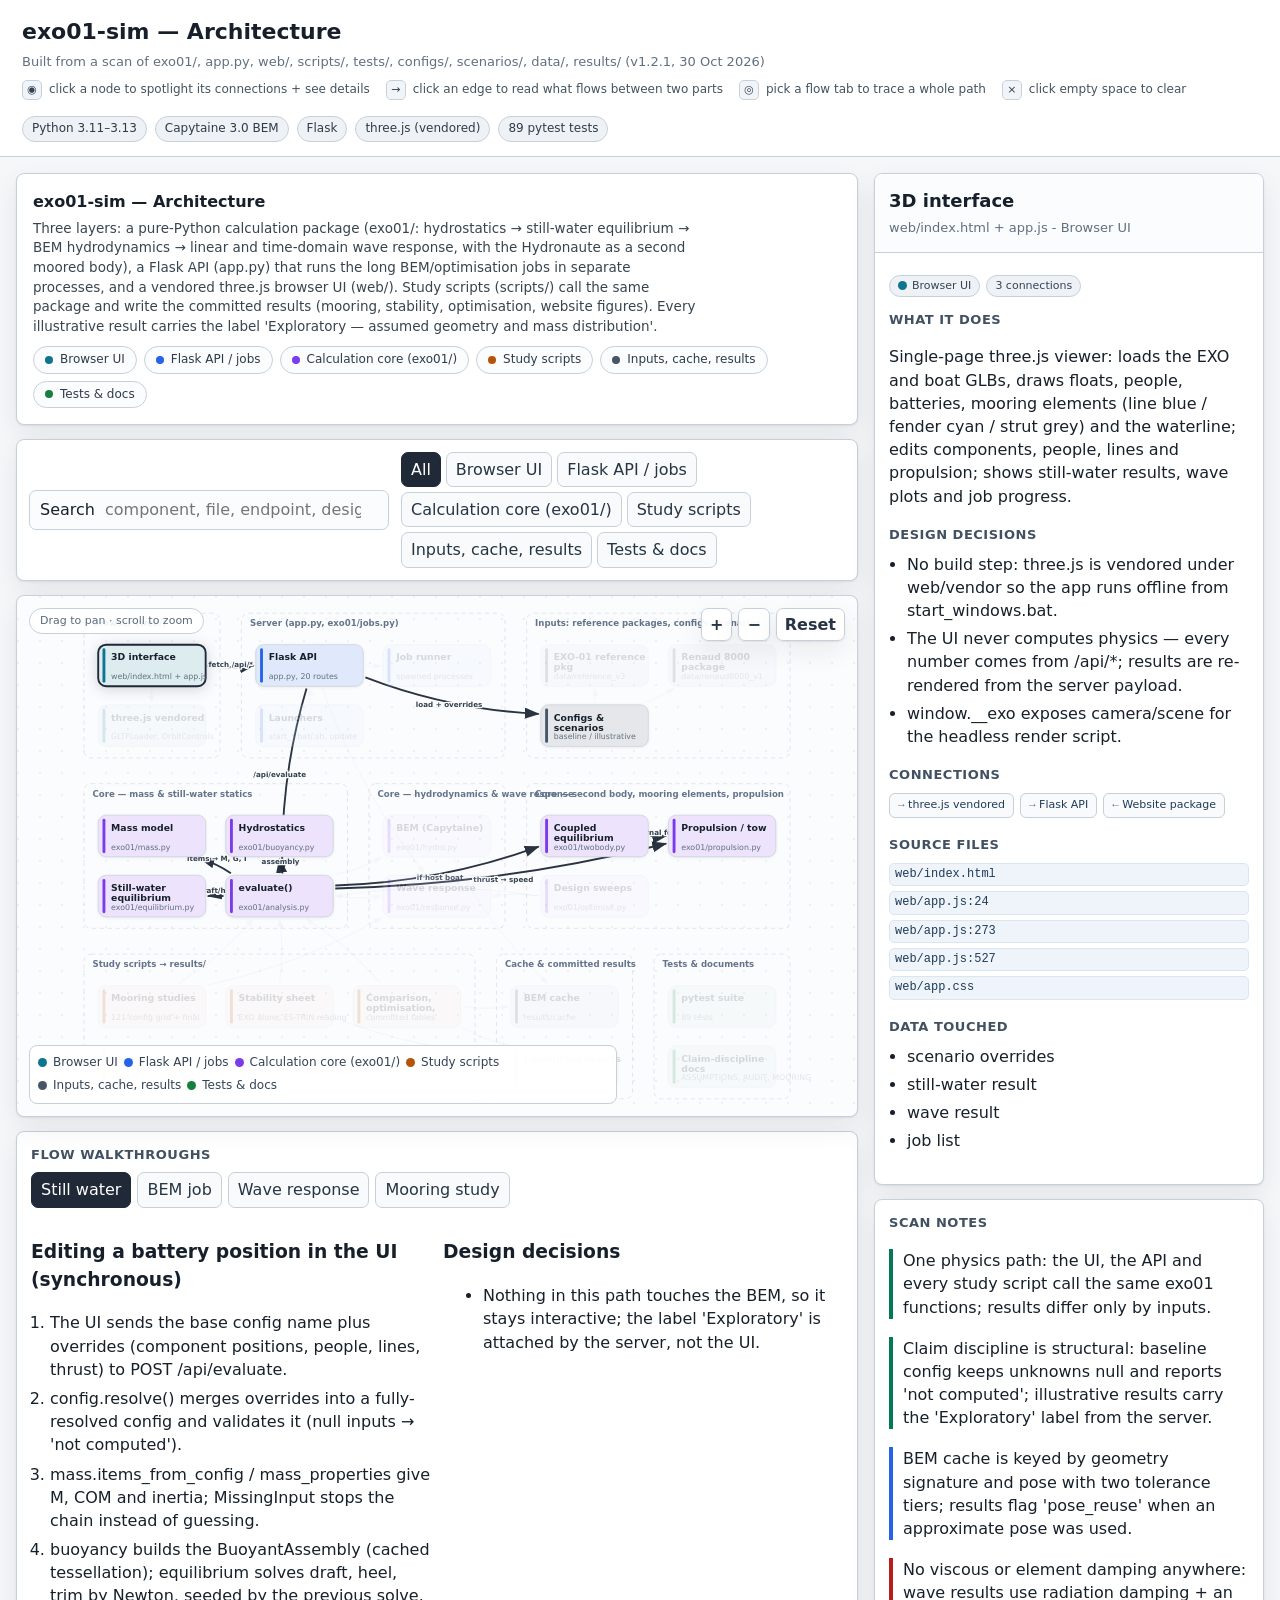
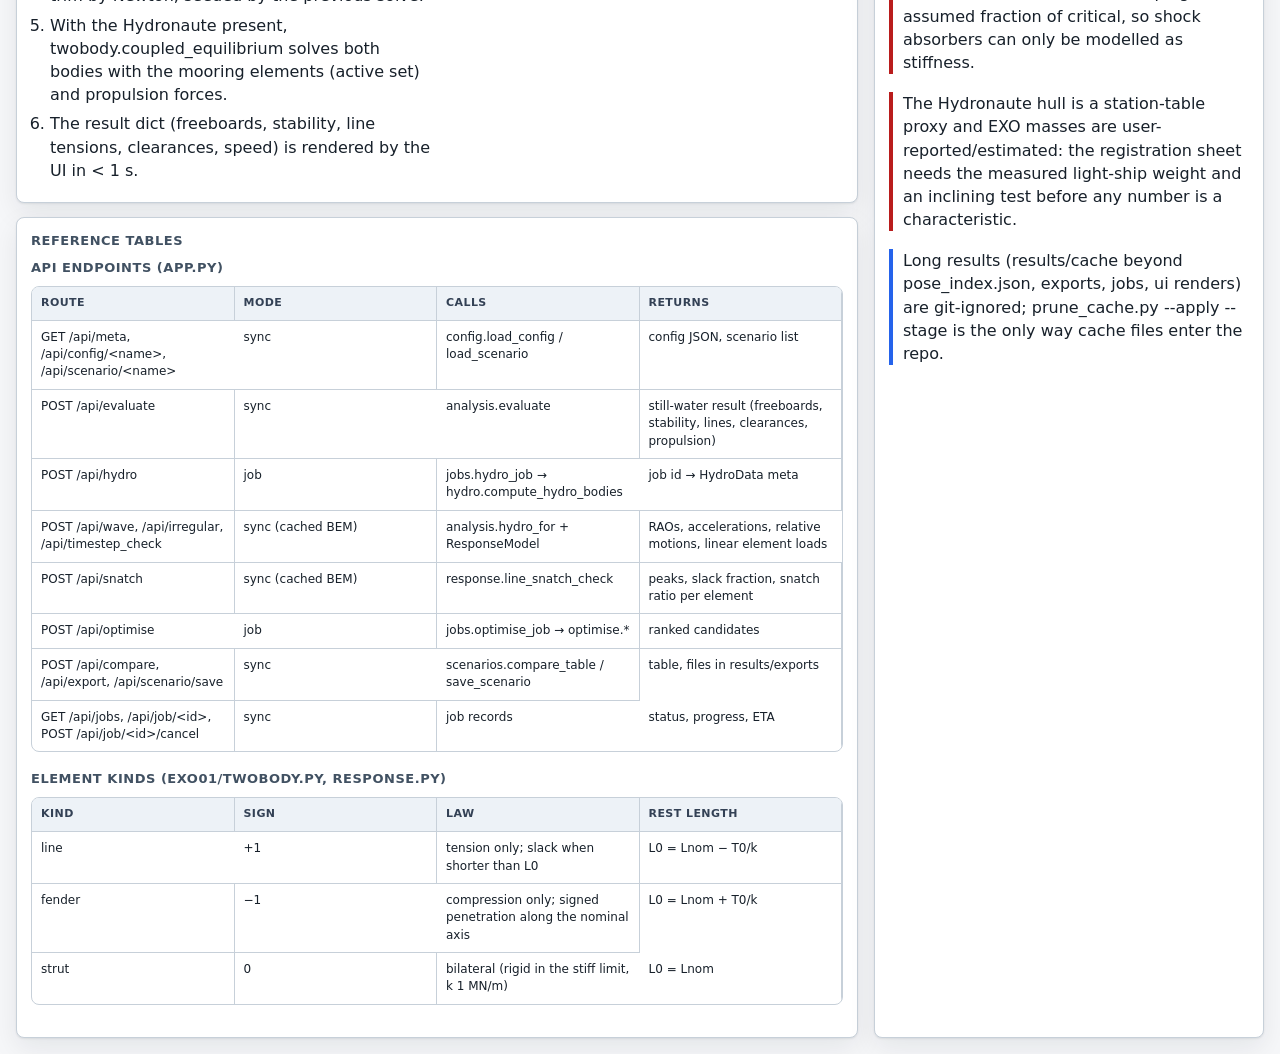
<file: docs/codemap/exo01-sim-map.html>
<!doctype html>
<html lang="en">
<head>
  <meta charset="utf-8" />
  <meta name="viewport" content="width=device-width, initial-scale=1" />
  <title>exo01-sim Code Map</title>
  <style>
    :root {
      --bg: #f6f7f9;
      --surface: #ffffff;
      --surface-2: #eef2f6;
      --ink: #17202a;
      --muted: #617080;
      --line: #c7d0d9;
      --strong-line: #738395;
      --api: #2563eb;
      --auth: #0f766e;
      --worker: #7c3aed;
      --data: #b45309;
      --external: #475569;
      --risk: #b91c1c;
      --ok: #047857;
      --radius: 8px;
      --shadow: 0 1px 2px rgba(15, 23, 42, 0.08), 0 10px 28px rgba(15, 23, 42, 0.08);
      --mono: ui-monospace, SFMono-Regular, Menlo, Monaco, Consolas, "Liberation Mono", monospace;
      --sans: Inter, ui-sans-serif, system-ui, -apple-system, BlinkMacSystemFont, "Segoe UI", sans-serif;
    }

    * {
      box-sizing: border-box;
    }

    body {
      margin: 0;
      min-height: 100vh;
      background: var(--bg);
      color: var(--ink);
      font-family: var(--sans);
      line-height: 1.45;
    }

    button,
    input {
      font: inherit;
    }

    .app {
      min-height: 100vh;
      display: grid;
      grid-template-rows: auto 1fr;
    }

    header {
      border-bottom: 1px solid var(--line);
      background: var(--surface);
      padding: 16px 22px 14px;
    }

    .title-row {
      display: flex;
      align-items: center;
      justify-content: space-between;
      gap: 16px;
      flex-wrap: wrap;
    }

    h1 {
      margin: 0;
      font-size: 22px;
      letter-spacing: 0;
      font-weight: 720;
    }

    .subtitle {
      margin: 5px 0 0;
      color: var(--muted);
      font-size: 13px;
    }

    .meta {
      display: flex;
      gap: 8px;
      flex-wrap: wrap;
      align-items: center;
    }

    .pill {
      display: inline-flex;
      align-items: center;
      gap: 6px;
      min-height: 26px;
      padding: 3px 9px;
      border: 1px solid var(--line);
      border-radius: 999px;
      background: var(--surface-2);
      color: #2e3b48;
      font-size: 12px;
      white-space: nowrap;
    }

    main {
      display: grid;
      grid-template-columns: minmax(640px, 1fr) 390px;
      gap: 16px;
      padding: 16px;
      min-height: 0;
    }

    .workspace {
      display: grid;
      grid-auto-rows: min-content;
      gap: 14px;
      min-width: 0;
    }

    .toolbar {
      display: flex;
      align-items: center;
      justify-content: space-between;
      gap: 12px;
      padding: 12px;
      border: 1px solid var(--line);
      background: var(--surface);
      border-radius: var(--radius);
      box-shadow: var(--shadow);
    }

    .search {
      min-width: min(360px, 100%);
      flex: 1;
      display: flex;
      align-items: center;
      gap: 8px;
      border: 1px solid var(--line);
      background: #fbfcfe;
      border-radius: 7px;
      padding: 6px 10px;
    }

    .search input {
      width: 100%;
      border: 0;
      outline: 0;
      background: transparent;
      color: var(--ink);
      min-height: 26px;
    }

    .segmented {
      display: flex;
      flex-wrap: wrap;
      gap: 5px;
    }

    .segmented button,
    .flow-tabs button {
      border: 1px solid var(--line);
      background: #f8fafc;
      color: #263544;
      min-height: 30px;
      border-radius: 7px;
      padding: 5px 9px;
      cursor: pointer;
    }

    .segmented button.active,
    .flow-tabs button.active {
      color: #fff;
      border-color: #1f2937;
      background: #1f2937;
    }

    .diagram-shell {
      position: relative;
      height: 58vh;
      min-height: 440px;
      overflow: hidden;
      border: 1px solid var(--line);
      border-radius: var(--radius);
      background:
        radial-gradient(circle at 1px 1px, rgba(15, 23, 42, 0.05) 1px, transparent 0) 0 0 / 22px 22px,
        #fbfcfe;
      box-shadow: var(--shadow);
    }

    svg {
      display: block;
      width: 100%;
      height: 100%;
      min-height: 440px;
      cursor: grab;
      touch-action: none;
    }

    svg.panning {
      cursor: grabbing;
    }

    .zoom-controls {
      position: absolute;
      top: 12px;
      right: 12px;
      display: flex;
      gap: 6px;
      z-index: 3;
    }

    .zoom-controls button {
      border: 1px solid var(--line);
      background: rgba(255, 255, 255, 0.94);
      color: #263544;
      min-width: 30px;
      min-height: 30px;
      border-radius: 7px;
      padding: 4px 8px;
      cursor: pointer;
      font-weight: 650;
      box-shadow: var(--shadow);
    }

    .zoom-controls button:hover {
      border-color: #1f2937;
    }

    .zoom-hint {
      position: absolute;
      top: 12px;
      left: 12px;
      z-index: 3;
      font-size: 11px;
      color: #5a6b7c;
      background: rgba(255, 255, 255, 0.9);
      border: 1px solid var(--line);
      border-radius: 999px;
      padding: 4px 10px;
    }

    .cluster-label {
      fill: #64748b;
      font-size: 12px;
      font-weight: 650;
      letter-spacing: 0;
    }

    .cluster-box {
      fill: transparent;
      stroke: #d7dee7;
      stroke-width: 1;
      stroke-dasharray: 6 5;
    }

    .edge {
      fill: none;
      stroke: var(--strong-line);
      stroke-width: 1.4;
      marker-end: url(#arrow);
      opacity: 0.4;
      transition: opacity 0.18s ease, stroke 0.18s ease, stroke-width 0.18s ease;
    }

    .edge-group {
      cursor: pointer;
    }

    .edge-hit {
      fill: none;
      stroke: transparent;
      stroke-width: 14;
    }

    .edge-label {
      pointer-events: none;
      fill: #34414e;
      font-size: 10px;
      font-weight: 600;
      paint-order: stroke;
      stroke: #fbfcfe;
      stroke-width: 3.5px;
      opacity: 0;
      transition: opacity 0.18s ease;
    }

    /* Connected to the current selection (or part of a traced flow) */
    .edge-group.flow .edge {
      stroke-width: 2.6;
      opacity: 0.95;
      stroke: #1f2937;
      marker-end: url(#arrow-active);
    }

    .edge-group.flow .edge-label {
      opacity: 1;
    }

    .edge-group.faded {
      opacity: 0.12;
    }

    .edge-group.dim {
      opacity: 0.07;
    }

    .node {
      cursor: pointer;
    }

    .node rect {
      stroke: #cdd6e0;
      stroke-width: 1.2;
      rx: 11;
      ry: 11;
      filter: drop-shadow(0 1px 2px rgba(15, 23, 42, 0.08));
      transition: stroke 0.18s ease, stroke-width 0.18s ease, opacity 0.18s ease;
    }

    .node text {
      pointer-events: none;
      letter-spacing: 0;
    }

    .node .label {
      fill: var(--ink);
      font-weight: 720;
      font-size: 13px;
    }

    .node .hint {
      fill: var(--muted);
      font-size: 11px;
    }

    .node .stripe {
      stroke-width: 4;
      stroke-linecap: round;
    }

    .node.active rect {
      stroke: #1f2937;
      stroke-width: 2.6;
      filter: drop-shadow(0 3px 10px rgba(15, 23, 42, 0.18));
    }

    .node.focus rect {
      stroke: #5a6b7c;
      stroke-width: 1.8;
    }

    .node.faded {
      opacity: 0.34;
    }

    .node.dim {
      opacity: 0.16;
    }

    .legend {
      position: absolute;
      left: 12px;
      bottom: 12px;
      display: flex;
      gap: 6px;
      flex-wrap: wrap;
      max-width: 70%;
      padding: 8px;
      background: rgba(255, 255, 255, 0.92);
      border: 1px solid var(--line);
      border-radius: var(--radius);
    }

    .legend .key {
      display: inline-flex;
      align-items: center;
      gap: 6px;
      font-size: 12px;
      color: #344456;
    }

    .dot {
      width: 9px;
      height: 9px;
      border-radius: 50%;
      display: inline-block;
    }

    aside {
      min-height: 0;
      display: grid;
      grid-template-rows: auto 1fr;
      gap: 14px;
    }

    .panel,
    .section {
      border: 1px solid var(--line);
      background: var(--surface);
      border-radius: var(--radius);
      box-shadow: var(--shadow);
    }

    .panel {
      overflow: hidden;
      min-height: 0;
      display: grid;
      grid-template-rows: auto 1fr;
    }

    .panel-head {
      padding: 14px;
      border-bottom: 1px solid var(--line);
      background: #fbfcfe;
    }

    .panel-head h2 {
      margin: 0;
      font-size: 18px;
      letter-spacing: 0;
    }

    .panel-head p {
      margin: 5px 0 0;
      color: var(--muted);
      font-size: 13px;
    }

    .panel-body {
      overflow: auto;
      padding: 14px;
    }

    .detail-block {
      margin-bottom: 18px;
    }

    .detail-block h3,
    .section h2 {
      margin: 0 0 8px;
      font-size: 13px;
      text-transform: uppercase;
      letter-spacing: 0.04em;
      color: #415162;
    }

    .detail-block ul {
      margin: 0;
      padding-left: 18px;
    }

    .detail-block li {
      margin: 5px 0;
    }

    .file-list {
      display: grid;
      gap: 5px;
    }

    code,
    .file {
      font-family: var(--mono);
      font-size: 12px;
      color: #1f3b57;
      background: #eef4fa;
      border: 1px solid #dae6ef;
      padding: 2px 5px;
      border-radius: 5px;
    }

    .section {
      padding: 14px;
    }

    .flows {
      display: grid;
      grid-template-rows: auto auto;
      gap: 12px;
    }

    .flow-tabs {
      display: flex;
      flex-wrap: wrap;
      gap: 6px;
    }

    .flow-content {
      display: grid;
      grid-template-columns: minmax(260px, 1fr) minmax(260px, 1fr);
      gap: 12px;
    }

    .flow-content ol {
      margin: 0;
      padding-left: 19px;
    }

    .flow-content li {
      margin: 6px 0;
    }

    .matrix {
      display: grid;
      grid-template-columns: 1.1fr 0.8fr 1.4fr 1.4fr 0.9fr;
      border: 1px solid var(--line);
      border-radius: var(--radius);
      overflow: hidden;
      background: var(--surface);
    }

    .matrix div {
      padding: 8px 9px;
      border-bottom: 1px solid var(--line);
      border-right: 1px solid var(--line);
      font-size: 12px;
      min-height: 34px;
    }

    .matrix .head {
      background: #edf2f7;
      color: #334155;
      font-weight: 720;
      text-transform: uppercase;
      letter-spacing: 0.04em;
      font-size: 11px;
    }

    .matrix div:nth-child(5n) {
      border-right: 0;
    }

    .matrix div:nth-last-child(-n + 5) {
      border-bottom: 0;
    }

    .warn {
      border-left: 4px solid var(--risk);
      padding-left: 10px;
    }

    .ok {
      border-left: 4px solid var(--ok);
      padding-left: 10px;
    }

    .info {
      border-left: 4px solid var(--api);
      padding-left: 10px;
    }

    .guide {
      display: flex;
      flex-wrap: wrap;
      gap: 8px 16px;
      margin-top: 8px;
    }

    .guide .item {
      display: inline-flex;
      align-items: center;
      gap: 7px;
      font-size: 12px;
      color: #44545f;
    }

    .guide .glyph {
      display: inline-flex;
      align-items: center;
      justify-content: center;
      width: 20px;
      height: 20px;
      border-radius: 5px;
      border: 1px solid var(--line);
      background: #f1f5f9;
      font-size: 11px;
      color: #334155;
    }

    .detail-meta {
      display: flex;
      flex-wrap: wrap;
      gap: 6px;
      margin-top: 8px;
    }

    .tag {
      display: inline-flex;
      align-items: center;
      gap: 5px;
      font-size: 11px;
      padding: 2px 8px;
      border-radius: 999px;
      border: 1px solid var(--line);
      background: var(--surface-2);
      color: #344456;
    }

    .neighbors {
      display: flex;
      flex-wrap: wrap;
      gap: 6px;
    }

    .neighbors button {
      border: 1px solid var(--line);
      background: #f8fafc;
      color: #1f3b57;
      border-radius: 6px;
      padding: 3px 8px;
      font-size: 11px;
      cursor: pointer;
    }

    .neighbors button:hover {
      border-color: #1f2937;
    }

    .neighbors .dir {
      color: var(--muted);
      font-family: var(--mono);
    }

    .job-matrix {
      grid-template-columns: 1.3fr 0.8fr 1.7fr 1.6fr;
    }

    .job-matrix div:nth-child(5n) {
      border-right: 1px solid var(--line);
    }

    .job-matrix div:nth-child(4n) {
      border-right: 0;
    }

    .job-matrix div:nth-last-child(-n + 4) {
      border-bottom: 0;
    }

    .job-matrix code {
      font-size: 11px;
    }

    /* ----- Overview ----- */
    .overview {
      padding: 16px;
    }

    .overview h2 {
      margin: 0 0 6px;
      font-size: 16px;
      letter-spacing: 0;
      text-transform: none;
      color: var(--ink);
    }

    .overview p {
      margin: 0 0 10px;
      font-size: 13.5px;
      color: #38454f;
      max-width: 78ch;
    }

    .overview p .accent {
      color: var(--ink);
      font-weight: 650;
    }

    .caps {
      display: flex;
      flex-wrap: wrap;
      gap: 7px;
    }

    .cap {
      display: inline-flex;
      align-items: center;
      gap: 7px;
      font-size: 12px;
      color: #2e3b48;
      border: 1px solid var(--line);
      background: #fbfcfe;
      border-radius: 999px;
      padding: 4px 11px;
    }

    .cap .dot {
      width: 8px;
      height: 8px;
    }

    .runtimes {
      display: grid;
      grid-template-columns: 1fr 1fr;
      gap: 10px;
      margin-top: 12px;
    }

    .runtime {
      border: 1px solid var(--line);
      border-radius: var(--radius);
      padding: 10px 12px;
      background: #fbfcfe;
    }

    .runtime h3 {
      margin: 0 0 3px;
      font-size: 12px;
      text-transform: uppercase;
      letter-spacing: 0.04em;
    }

    .runtime.api h3 {
      color: var(--api);
    }

    .runtime.worker h3 {
      color: var(--worker);
    }

    .runtime p {
      margin: 0;
      font-size: 12px;
      color: var(--muted);
    }

    /* ----- Request lifecycle ----- */
    .req {
      display: grid;
      gap: 12px;
    }

    .req-top {
      display: flex;
      flex-wrap: wrap;
      gap: 10px;
      align-items: center;
      justify-content: space-between;
    }

    .req-controls {
      display: flex;
      gap: 6px;
    }

    .req-controls button {
      border: 1px solid var(--line);
      background: #f8fafc;
      color: #263544;
      min-height: 30px;
      border-radius: 7px;
      padding: 5px 12px;
      cursor: pointer;
      font-weight: 600;
    }

    .req-controls button.primary {
      background: #1f2937;
      color: #fff;
      border-color: #1f2937;
    }

    .req-controls button:disabled {
      opacity: 0.45;
      cursor: not-allowed;
    }

    .req-request {
      font-family: var(--mono);
      font-size: 12px;
      background: #0f172a;
      color: #e2e8f0;
      border-radius: 8px;
      padding: 10px 12px;
      line-height: 1.7;
      overflow-x: auto;
      white-space: nowrap;
    }

    .req-request .method {
      color: #7dd3fc;
      font-weight: 700;
    }

    .req-request .path {
      color: #fbbf24;
    }

    .req-request .hdr-k {
      color: #94a3b8;
    }

    .req-request .hdr-v {
      color: #cbd5e1;
    }

    .req-progress {
      height: 6px;
      background: var(--surface-2);
      border-radius: 999px;
      overflow: hidden;
    }

    .req-progress .bar {
      height: 100%;
      width: 0;
      background: linear-gradient(90deg, var(--api), var(--worker));
      transition: width 0.35s ease;
    }

    .req-track {
      display: grid;
      gap: 8px;
    }

    .req-stage {
      display: grid;
      grid-template-columns: 34px 1fr auto;
      gap: 10px;
      align-items: start;
      border: 1px solid var(--line);
      border-radius: 8px;
      padding: 10px 12px 10px 14px;
      background: #fbfcfe;
      opacity: 0.5;
      transition: opacity 0.2s ease, border-color 0.2s ease, box-shadow 0.2s ease;
      position: relative;
    }

    .req-stage .stripe2 {
      position: absolute;
      left: 0;
      top: 9px;
      bottom: 9px;
      width: 4px;
      border-radius: 0 4px 4px 0;
    }

    .req-stage .num {
      width: 26px;
      height: 26px;
      border-radius: 50%;
      display: flex;
      align-items: center;
      justify-content: center;
      font-size: 12px;
      font-weight: 700;
      background: var(--surface-2);
      color: #475569;
      border: 1px solid var(--line);
    }

    .req-stage.done {
      opacity: 1;
    }

    .req-stage.done .num {
      background: var(--ok);
      color: #fff;
      border-color: var(--ok);
    }

    .req-stage.active {
      opacity: 1;
      border-color: #1f2937;
      box-shadow: var(--shadow);
    }

    .req-stage.active .num {
      background: #1f2937;
      color: #fff;
      border-color: #1f2937;
    }

    .req-stage .title {
      font-weight: 700;
      font-size: 13px;
    }

    .req-stage .desc {
      color: var(--muted);
      font-size: 12px;
      margin-top: 2px;
    }

    .req-stage .file {
      margin-top: 6px;
      display: inline-block;
    }

    .req-stage .badge {
      font-size: 10px;
      padding: 2px 8px;
      border-radius: 999px;
      white-space: nowrap;
      align-self: center;
    }

    .req-stage .badge.gate {
      background: #fef2f2;
      color: #b91c1c;
      border: 1px solid #fecaca;
    }

    .req-stage .badge.pass {
      background: #ecfdf5;
      color: #047857;
      border: 1px solid #a7f3d0;
    }

    .req-stage .badge.return {
      background: #eff6ff;
      color: #1d4ed8;
      border: 1px solid #bfdbfe;
    }

    @media (max-width: 1040px) {
      main {
        grid-template-columns: 1fr;
      }

      aside {
        grid-template-rows: auto;
      }

      .flow-content {
        grid-template-columns: 1fr;
      }
    }

    @media (max-width: 720px) {
      header,
      main {
        padding-left: 10px;
        padding-right: 10px;
      }

      .toolbar {
        align-items: stretch;
        flex-direction: column;
      }

      .matrix {
        grid-template-columns: 1fr;
      }

      .matrix div {
        border-right: 0;
      }

      .matrix .head {
        display: none;
      }

      .runtimes {
        grid-template-columns: 1fr;
      }

      .req-stage {
        grid-template-columns: 30px 1fr;
      }

      .req-stage .badge {
        grid-column: 2;
        justify-self: start;
        margin-top: 6px;
      }
    }
  </style>
</head>
<body>
  <div class="app">
    <header>
      <div class="title-row">
        <div>
          <h1 id="bm-title"></h1>
          <p class="subtitle" id="bm-subtitle"></p>
          <div class="guide">
            <span class="item"><span class="glyph">&#9673;</span> click a node to spotlight its connections + see details</span>
            <span class="item"><span class="glyph">&rarr;</span> click an edge to read what flows between two parts</span>
            <span class="item"><span class="glyph">&#9678;</span> pick a flow tab to trace a whole path</span>
            <span class="item"><span class="glyph">&times;</span> click empty space to clear</span>
          </div>
        </div>
        <div class="meta" id="bm-meta"></div>
      </div>
    </header>

    <main>
      <section class="workspace">
        <div class="section overview">
          <h2 id="bm-ov-title">Overview</h2>
          <p id="bm-summary"></p>
          <div class="caps" id="bm-caps"></div>
        </div>

        <div class="toolbar">
          <label class="search" aria-label="Search components">
            <span>Search</span>
            <input id="search" type="search" placeholder="component, file, endpoint, design decision" />
          </label>
          <div class="segmented" role="group" aria-label="Layer filter" id="bm-segmented"></div>
        </div>

        <div class="diagram-shell">
          <span class="zoom-hint">Drag to pan &middot; scroll to zoom</span>
          <div class="zoom-controls">
            <button type="button" data-zoom="in" aria-label="Zoom in">+</button>
            <button type="button" data-zoom="out" aria-label="Zoom out">&minus;</button>
            <button type="button" data-zoom="reset">Reset</button>
          </div>
          <svg id="diagram" viewBox="0 0 1560 720" preserveAspectRatio="xMidYMid meet" role="img" aria-label="Interactive backend architecture diagram">
            <defs>
              <marker id="arrow" markerWidth="9" markerHeight="9" refX="7.5" refY="3" orient="auto" markerUnits="strokeWidth">
                <path d="M0,0 L0,6 L8,3 z" fill="#738395"></path>
              </marker>
              <marker id="arrow-active" markerWidth="9" markerHeight="9" refX="7.5" refY="3" orient="auto" markerUnits="strokeWidth">
                <path d="M0,0 L0,6 L8,3 z" fill="#1f2937"></path>
              </marker>
            </defs>
            <g id="viewport">
              <g id="clusters"></g>
              <g id="edges"></g>
              <g id="nodes"></g>
            </g>
          </svg>
          <div class="legend" id="bm-legend"></div>
        </div>

        <div class="section req">
          <div class="req-top">
            <div>
              <h2 id="bm-wt-title">Worked example</h2>
              <p class="subtitle" style="margin:4px 0 0">Step through a path stage by stage. Pick a scenario, then play or step.</p>
            </div>
            <div class="flow-tabs" id="reqScenarios"></div>
          </div>
          <div id="reqRequest" class="req-request"></div>
          <div class="req-progress"><div id="reqBar" class="bar"></div></div>
          <div class="req-top">
            <span class="subtitle" id="reqStatus">Stage 0 / 0</span>
            <div class="req-controls">
              <button type="button" id="reqPlay" class="primary">Play</button>
              <button type="button" id="reqStep">Step</button>
              <button type="button" id="reqReset">Reset</button>
            </div>
          </div>
          <div id="reqTrack" class="req-track"></div>
        </div>

        <div class="section flows">
          <div>
            <h2>Flow Walkthroughs</h2>
            <div id="flowTabs" class="flow-tabs"></div>
          </div>
          <div id="flowContent" class="flow-content"></div>
        </div>

        <div class="section" id="bm-matrices-section">
          <h2 id="bm-matrices-title">Reference tables</h2>
          <div id="bm-matrices"></div>
        </div>

            </section>

      <aside>
        <div class="panel">
          <div class="panel-head">
            <h2 id="detailTitle">Select a component</h2>
            <p id="detailSubtitle">Click any node in the diagram or a flow tab to inspect how it works.</p>
          </div>
          <div id="detailBody" class="panel-body"></div>
        </div>

        <div class="section">
          <h2>Scan Notes</h2>
          <div id="bm-notes"></div>
        </div>
      </aside>
    </main>
  </div>

  <script>
    const DATA = {"title":"exo01-sim — Architecture","subtitle":"Built from a scan of exo01/, app.py, web/, scripts/, tests/, configs/, scenarios/, data/, results/ (v1.2.1, 30 Oct 2026)","summary":"Three layers: a pure-Python calculation package (exo01/: hydrostatics → still-water equilibrium → BEM hydrodynamics → linear and time-domain wave response, with the Hydronaute as a second moored body), a Flask API (app.py) that runs the long BEM/optimisation jobs in separate processes, and a vendored three.js browser UI (web/). Study scripts (scripts/) call the same package and write the committed results (mooring, stability, optimisation, website figures). Every illustrative result carries the label 'Exploratory — assumed geometry and mass distribution'.","mode":"architecture","meta":["Python 3.11–3.13","Capytaine 3.0 BEM","Flask","three.js (vendored)","89 pytest tests"],"layers":[{"key":"ui","label":"Browser UI","color":"#0e7490","tint":"#ddecef"},{"key":"api","label":"Flask API / jobs","color":"#2563eb","tint":"#e0e9fc"},{"key":"core","label":"Calculation core (exo01/)","color":"#7c3aed","tint":"#ede3fc"},{"key":"studies","label":"Study scripts","color":"#b45309","tint":"#f5e7dd"},{"key":"data","label":"Inputs, cache, results","color":"#475569","tint":"#e5e7ea"},{"key":"qa","label":"Tests & docs","color":"#15803d","tint":"#deede4"}],"clusters":[{"key":"front","label":"Browser (web/)","x":24,"y":24,"w":190,"h":202},{"key":"server","label":"Server (app.py, exo01/jobs.py)","x":244,"y":24,"w":368,"h":202},{"key":"inputs","label":"Inputs: reference packages, configs, scenarios","x":642,"y":24,"w":368,"h":202},{"key":"statics","label":"Core — mass & still-water statics","x":24,"y":262,"w":368,"h":202},{"key":"dynamics","label":"Core — hydrodynamics & wave response","x":422,"y":262,"w":190,"h":202},{"key":"coupled","label":"Core — second body, mooring elements, propulsion","x":642,"y":262,"w":368,"h":202},{"key":"scripts","label":"Study scripts → results/","x":24,"y":500,"w":546,"h":202},{"key":"store","label":"Cache & committed results","x":600,"y":500,"w":190,"h":202},{"key":"qa","label":"Tests & documents","x":820,"y":500,"w":190,"h":202}],"nodes":[{"id":"web-ui","label":"3D interface","hint":"web/index.html + app.js","layer":"ui","x":44,"y":68,"description":"Single-page three.js viewer: loads the EXO and boat GLBs, draws floats, people, batteries, mooring elements (line blue / fender cyan / strut grey) and the waterline; edits components, people, lines and propulsion; shows still-water results, wave plots and job progress.","decisions":["No build step: three.js is vendored under web/vendor so the app runs offline from start_windows.bat.","The UI never computes physics — every number comes from /api/*; results are re-rendered from the server payload.","window.__exo exposes camera/scene for the headless render script."],"files":["web/index.html","web/app.js:24","web/app.js:273","web/app.js:527","web/app.css"],"data":["scenario overrides","still-water result","wave result","job list"]},{"id":"three","label":"three.js vendored","hint":"GLTFLoader, OrbitControls","layer":"ui","x":44,"y":152,"description":"Pinned three.js build plus loaders/controls used by the viewer; the reference GLBs are served by app.py.","decisions":[],"files":["web/vendor/three/build/three.module.js","web/vendor/three/addons/loaders/GLTFLoader.js","web/vendor/three/addons/controls/TransformControls.js"],"data":["EXO01_reference.glb","Renaud8000_reference.glb"]},{"id":"flask","label":"Flask API","hint":"app.py, 20 routes","layer":"api","x":264,"y":68,"description":"HTTP surface: /api/evaluate (still water, synchronous), /api/wave, /api/snatch, /api/irregular, /api/timestep_check (wave response from cached BEM), /api/hydro and /api/optimise (queued jobs), /api/compare, /api/export, scenario save/load, GLB files.","decisions":["Still-water evaluation is synchronous (< 1 s, cached tessellation); anything with BEM goes through the job queue so the server never blocks.","Wave endpoints use cache_only BEM lookups with pose reuse (POSE_TOL tiers) — if no cached pose is close enough they tell the UI to run /api/hydro first."],"files":["app.py:116","app.py:177","app.py:290","app.py:370","app.py:424","app.py:596"],"data":["config JSON","scenario overrides","HydroData meta","job records"]},{"id":"jobs","label":"Job runner","hint":"spawned processes","layer":"api","x":442,"y":68,"description":"Scheduler thread in app.py starts one multiprocessing 'spawn' Process per BEM or optimisation job; exo01/jobs.py is the process entry point and writes progress and result JSON files that the API polls.","decisions":["Separate process, not thread: Capytaine BEM is CPU-bound and would freeze the Flask server under the GIL.","Progress callbacks (fraction, message, ETA) are written to a file so the UI progress bar survives a page reload."],"files":["app.py:220","app.py:240","exo01/jobs.py:26","exo01/jobs.py:62"],"data":["results/jobs/*.json"]},{"id":"launchers","label":"Launchers","hint":"start_*.bat/.sh, update","layer":"api","x":264,"y":152,"description":"Double-click launchers: create/reuse a venv, pip install, start app.py on :8050 and open the browser; update_windows.bat is a git pull (environment and BEM cache kept).","decisions":[],"files":["start_windows.bat","start_unix.sh","update_windows.bat","requirements.txt"],"data":["requirements-lock-py313.txt"]},{"id":"ref-exo","label":"EXO-01 reference pkg","hint":"data/reference_v3","layer":"data","x":662,"y":68,"description":"Revision-3 reference package: STEP + GLB geometry, parameters.json, mass metadata and validation reports; exo01/reference.py parses and audits it (units, extents, float positions).","decisions":["Geometry is read, never edited: the floats are Flofiz pontoons modelled from the plan ('mesures approximatives'); masses are user-reported or user-estimated and tagged as such."],"files":["data/reference_v3/README.md","data/reference_v3/parameters.json","data/reference_v3/EXO01_mass_metadata.json","exo01/reference.py"],"data":["float capsules","frame posts","component masses"]},{"id":"ref-boat","label":"Renaud 8000 package","hint":"data/renaud8000_v1","layer":"data","x":840,"y":68,"description":"Hydronaute hull as a station table → closed hull envelope PROXY (exo01/boat.py); whole-boat mass metadata; GLB for display.","decisions":["The hull is a proxy from stations, not a survey: the boat's own hydrostatics are indicative and labelled as such."],"files":["data/renaud8000_v1/README.md","data/renaud8000_v1/parameters.json","exo01/boat.py:29"],"data":["stations_mm","boat mass","cleat positions"]},{"id":"configs","label":"Configs & scenarios","hint":"baseline / illustrative","layer":"data","x":662,"y":152,"description":"configs/baseline.json keeps unknown inputs null (reports 'not computed'); configs/illustrative.json fills them with labelled assumptions and the line presets; scenarios/*.json are overrides (batteries moved, occupants, with_hydronaute). exo01/config.py resolves overrides → one fully-resolved config and validates it.","decisions":["Baseline vs illustrative is the claim-discipline mechanism: a number only exists if its inputs exist.","scripts/make_configs.py regenerates both configs from the reference packages, so geometry edits happen in one place."],"files":["configs/baseline.json","configs/illustrative.json","scenarios/with_hydronaute.json","exo01/config.py:48","scripts/make_configs.py"],"data":["components","people","host_boat.lines","propulsion","line_presets"]},{"id":"mass","label":"Mass model","hint":"exo01/mass.py","layer":"core","x":44,"y":306,"description":"Mass, centre of mass and inertia tensor from explicitly assigned component properties (point, solid/shell box, cylinder shell); people as point masses on an occupied surface; raises MissingInput instead of guessing.","decisions":[],"files":["exo01/mass.py:100","exo01/mass.py:156"],"data":["Item","mass_properties"]},{"id":"buoyancy","label":"Hydrostatics","hint":"exo01/buoyancy.py","layer":"core","x":222,"y":306,"description":"Closed triangulated surfaces (CapsuleX proxy, FlofizX pontoon, imported MeshSurface) clipped by z = 0; exact wet volume, centroid and waterplane integrals of the assembly at any heel/trim.","decisions":["Exact integrals on triangles rather than tabulated hydrostatics so arbitrary heel/trim and asymmetric floats are handled with one code path."],"files":["exo01/buoyancy.py","exo01/buoyancy.py:351"],"data":["BuoyantAssembly","wet_integrals"]},{"id":"equilibrium","label":"Still-water equilibrium","hint":"exo01/equilibrium.py","layer":"core","x":44,"y":390,"description":"Newton solve for draft, heel and trim (zero net force/moment), exact restoring matrix, initial stability (GM-like measures), freeboards per float and deck point, NoEquilibrium with the best balance point when none exists.","decisions":[],"files":["exo01/equilibrium.py:132"],"data":["draft, heel, trim","C restoring matrix","freeboards"]},{"id":"analysis","label":"evaluate()","hint":"exo01/analysis.py","layer":"core","x":222,"y":390,"description":"The orchestrator for one resolved config: mass → equilibrium → stability → freeboards → (if host boat) coupled equilibrium and clearances → propulsion speed; also builds the ResponseModel from BEM data (hydro_for / build_response).","decisions":["Tessellation is cached per config and the previous equilibrium seeds the next Newton solve (warm_key) — that is what makes the UI feel interactive."],"files":["exo01/analysis.py:76","exo01/analysis.py:294","exo01/analysis.py:390"],"data":["still-water result dict","ResponseModel"]},{"id":"hydro","label":"BEM (Capytaine)","hint":"exo01/hydro.py","layer":"core","x":442,"y":306,"description":"Added mass, radiation damping and exact-heading wave excitation on an (omega, heading) grid for one body or N bodies in a common world frame; internal free-surface lid for irregular frequencies; resonant gap-band detection between float rows.","decisions":["BEM is computed about each body's CAD origin (COM-independent) and transformed exactly to the COM afterwards, so moving a battery never invalidates the cache.","Cache by pose signature with tiered tolerance (POSE_TOL 'near' / POSE_TOL_COARSE 'approximate'): a nearby pose is reused and flagged, not recomputed."],"files":["exo01/hydro.py:406","exo01/hydro.py:605","exo01/hydro.py:166"],"data":["HydroData","rad_*.npz / dif_*.npz","pose_index.json"]},{"id":"response","label":"Wave response","hint":"exo01/response.py","layer":"core","x":442,"y":390,"description":"Linear frequency-domain RAOs for 6 or 12 DOF (EXO + boat) with line/fender/strut stiffness, regular and irregular (JONSWAP) waves, deck accelerations and relative-motion points; time-domain RK4 check at fixed coefficients; line_snatch_check replaces the linear elements by unilateral laws (tension-only, compression-only, bilateral) and reports peaks, slack fraction and snatch ratio.","decisions":["Damping = radiation + an assumed fraction of critical (5 %, 10 % boat roll/pitch): there is no viscous model, and the assumption is stated in every output.","Linear and time-domain results are always reported separately."],"files":["exo01/response.py:87","exo01/response.py:218","exo01/response.py:416","exo01/response.py:513"],"data":["RAOs","peak_N, slack_fraction_of_cycle","transom gap"]},{"id":"twobody","label":"Coupled equilibrium","hint":"exo01/twobody.py","layer":"core","x":662,"y":306,"description":"The Hydronaute as a second floating body: its own equilibrium, common-world poses, mooring elements with a kind (line +1 tension-only, fender −1 compression-only with signed penetration, strut 0 bilateral), active-set static solve of EXO + boat under thrust/tow, clearances (transom gap, propeller).","decisions":["A 1 N/m centering spring is always on so fender-only arrangements have a defined sway/yaw reference.","Fender rest length L0 = Lnom + T0/k so preload is expressed the same way as line pretension."],"files":["exo01/twobody.py:250","exo01/twobody.py"],"data":["coupled_equilibrium","lines[].tension_N / compression_N / slack"]},{"id":"propulsion","label":"Propulsion / tow","hint":"exo01/propulsion.py","layer":"core","x":840,"y":306,"description":"Quasi-static thrust → steady speed → forces on each body: ITTC-57 friction with form factor plus frontal pressure drag for the floats, boat resistance from the hull envelope; the external force callable the coupled solver uses for push and tow cases.","decisions":["Every coefficient is an explicit, editable assumption in the config (no hidden hull-form data)."],"files":["exo01/propulsion.py:87","exo01/propulsion.py"],"data":["speed_m_s","thrust units: EXO_PODS / BOAT_ENGINE"]},{"id":"optimise","label":"Design sweeps","hint":"exo01/optimise.py","layer":"core","x":662,"y":390,"description":"Battery position (rear deck / float frame zones with upright obstacles) and mooring-line candidate sweeps using the real solvers and cached BEM; scoring is explicit and reported as 'highest-ranked under selected scoring'.","decisions":[],"files":["exo01/optimise.py:133","exo01/optimise.py:231"],"data":["candidates","ranked table"]},{"id":"s-mooring","label":"Mooring studies","hint":"121-config grid + final","layer":"studies","x":44,"y":544,"description":"run_mooring_study.py: arrangement × line stiffness × pretension (static moored/push/tow + three waves, linear and time domain); run_mooring_final.py: the 12 candidate arrangements (ropes + knees, four tubes, hybrids) at the converged settings. Read in docs/MOORING.md.","decisions":[],"files":["scripts/run_mooring_study.py","scripts/run_mooring_final.py","results/mooring/mooring_study.md","results/mooring/final_comparison.md"],"data":["results/mooring/*"]},{"id":"s-stability","label":"Stability sheet","hint":"EXO alone, ES-TRIN reading","layer":"studies","x":222,"y":544,"description":"run_stability_sheet.py: EXO-01 without the boat — load cases (empty, 4–6 persons, one side, zoned deck), heel/freeboard against ES-TRIN 19.03/19.04 readings, wind, deck-awash wave table, recommended layout cases, extra-float what-ifs.","decisions":[],"files":["scripts/run_stability_sheet.py","results/stability/stability_sheet.md","results/stability/recommended_layout_cases.json"],"data":["results/stability/*"]},{"id":"s-reports","label":"Comparison, optimisation, verification","hint":"committed tables","layer":"studies","x":400,"y":544,"description":"run_comparison.py (scenario table, with BEM), run_optimisation_report.py (battery zones), run_verification.py (checks against the reference packages: volumes, extents, symmetry, convergence), precompute_cache.py / prune_cache.py (BEM cache management).","decisions":[],"files":["scripts/run_comparison.py","scripts/run_optimisation_report.py","scripts/run_verification.py","scripts/precompute_cache.py","scripts/prune_cache.py"],"data":["results/comparison","results/optimisation","results/verification"]},{"id":"s-website","label":"Website package","hint":"renders + article FR/EN","layer":"studies","x":44,"y":628,"description":"render_website.py drives the running UI headlessly (Playwright) for 9 renders; draw_layout.py draws the recommended deck layout; docs/website holds the FR/EN article, figures.json and key_numbers.json with the origin of every quoted number.","decisions":[],"files":["scripts/render_website.py","scripts/draw_layout.py","docs/website/README.md","docs/website/figures.json","docs/website/key_numbers.json"],"data":["docs/website/img/web/*.webp"]},{"id":"cache","label":"BEM cache","hint":"results/cache","layer":"data","x":620,"y":544,"description":"Radiation / diffraction coefficients per (geometry signature, pose, grid) as .npz, indexed by pose_index.json; only indexed files are committed (prune_cache.py --apply --stage), everything else is git-ignored.","decisions":["Committing the pruned cache means a fresh clone can run every wave endpoint on the illustrative scenarios without a 10-minute BEM."],"files":["results/cache/pose_index.json","exo01/hydro.py:107",".gitignore"],"data":["rad_*.npz","dif_*.npz"]},{"id":"results","label":"Committed results","hint":"mooring, stability, …","layer":"data","x":620,"y":628,"description":"Markdown/JSON/CSV tables and PNG sketches written by the study scripts; local outputs (exports, jobs, ui) are not committed.","decisions":[],"files":["results/mooring/final_comparison.md","results/mooring/recommended_coupling.png","results/stability/stability_sheet.md","results/optimisation"],"data":["*.md","*.json","*.csv","*.png"]},{"id":"tests","label":"pytest suite","hint":"89 tests","layer":"qa","x":840,"y":544,"description":"Unit and integration tests: hydrostatic integrals vs analytic shapes, equilibrium, mass, reference package parsing, BEM + response on small grids, two-body coupling, mooring element kinds (line/fender/strut laws), propulsion, jobs, API smoke.","decisions":[],"files":["tests/conftest.py","tests/test_twobody.py","tests/test_mooring_elements.py","tests/test_hydro_response.py","tests/test_api.py"],"data":["configs/illustrative.json fixtures"]},{"id":"docs","label":"Claim-discipline docs","hint":"ASSUMPTIONS, AUDIT, MOORING","layer":"qa","x":840,"y":628,"description":"ASSUMPTIONS.md (conventions, assumptions, limits, validation plan — §5e mooring elements), AUDIT.md (what the reference packages contain), docs/MOORING.md (study readings §1–7), docs/API.md, CHANGELOG.md.","decisions":["Read AUDIT.md and ASSUMPTIONS.md before quoting any number — the README says so and the website article repeats the maturity label."],"files":["ASSUMPTIONS.md","AUDIT.md","docs/MOORING.md","docs/API.md","CHANGELOG.md","README.md"],"data":[]}],"edges":[["web-ui","three","render scene"],["web-ui","flask","fetch /api/*"],["flask","jobs","queue BEM / optimise"],["launchers","flask","python app.py"],["flask","configs","load + overrides"],["configs","ref-exo","built from"],["configs","ref-boat","built from"],["flask","analysis","/api/evaluate"],["flask","response","/api/wave, /snatch"],["jobs","hydro","compute_hydro(_bodies)"],["jobs","optimise","optimise_job"],["analysis","mass","items → M, G, I"],["analysis","buoyancy","assembly"],["analysis","equilibrium","solve draft/heel/trim"],["analysis","twobody","if host boat"],["analysis","propulsion","thrust → speed"],["analysis","hydro","hydro_for (cache)"],["analysis","response","build_response"],["hydro","cache","npz + pose_index"],["twobody","propulsion","external forces"],["optimise","analysis","evaluate candidates"],["optimise","response","wave score"],["s-mooring","analysis","evaluate / build_response"],["s-mooring","response","line_snatch_check"],["s-stability","analysis","load cases"],["s-reports","analysis","scenarios"],["s-website","web-ui","Playwright renders"],["s-mooring","results","mooring/*"],["s-stability","results","stability/*"],["s-reports","results","comparison, optimisation"],["s-reports","cache","precompute / prune"],["tests","analysis","exercise"],["docs","results","cites"]],"flows":[{"id":"still","label":"Still water","title":"Editing a battery position in the UI (synchronous)","nodes":["web-ui","flask","configs","analysis","mass","buoyancy","equilibrium","twobody","propulsion"],"steps":["The UI sends the base config name plus overrides (component positions, people, lines, thrust) to POST /api/evaluate.","config.resolve() merges overrides into a fully-resolved config and validates it (null inputs → 'not computed').","mass.items_from_config / mass_properties give M, COM and inertia; MissingInput stops the chain instead of guessing.","buoyancy builds the BuoyantAssembly (cached tessellation); equilibrium solves draft, heel, trim by Newton, seeded by the previous solve.","With the Hydronaute present, twobody.coupled_equilibrium solves both bodies with the mooring elements (active set) and propulsion forces.","The result dict (freeboards, stability, line tensions, clearances, speed) is rendered by the UI in < 1 s."],"decisions":["Nothing in this path touches the BEM, so it stays interactive; the label 'Exploratory' is attached by the server, not the UI."]},{"id":"bem","label":"BEM job","title":"Computing hydrodynamics for a new pose (background process)","nodes":["web-ui","flask","jobs","hydro","cache"],"steps":["POST /api/hydro queues a job; the scheduler thread spawns a Process running exo01.jobs.run_job.","hydro_job builds the immersed Capytaine meshes at the equilibrium pose (about the CAD origins), with an internal lid.","compute_hydro_bodies solves radiation for every omega and diffraction for every heading; progress (fraction, ETA) is written to a file.","Coefficients are stored as .npz in results/cache and registered in pose_index.json with the pose signature.","The UI polls /api/job/<id>; when done, wave endpoints find the pose (exact, 'near' or 'approximate' tier) and run instantly."],"decisions":["COM-independent BEM + pose tolerance tiers are why most UI edits never trigger a new BEM."]},{"id":"wave","label":"Wave response","title":"A regular wave with tension-only mooring lines","nodes":["web-ui","flask","analysis","hydro","response","twobody"],"steps":["POST /api/wave (H, T, heading, damping) after a still-water evaluate.","analysis.hydro_for looks the BEM up in the cache (cache_only, pose reuse allowed) and build_response assembles the 12-DOF model with line/fender/strut stiffness.","ResponseModel.regular_wave returns RAOs, deck accelerations, relative motions (transom gap) and linear element tensions.","POST /api/snatch runs line_snatch_check: RK4 in time with unilateral element laws → peak loads, slack fraction, snatch ratio.","The UI plots both and labels linear vs time-domain separately."],"decisions":["Damping is radiation + an assumed fraction of critical; the assumption travels with the result."]},{"id":"study","label":"Mooring study","title":"From a sketch to results/mooring/final_comparison.md","nodes":["configs","s-mooring","analysis","twobody","response","results","docs"],"steps":["Candidate arrangements are built as element lists (kind, EXO point, boat point, k, T0) from the line presets in configs/illustrative.json.","For each: static moored / push / tow cases through evaluate() and the coupled solver; the push and tow loops must close (hard gate).","Three waves (beam 0.3 m, head 0.3 m, beam 0.5 m): linear response + time-domain snatch check from the cached BEM.","An explicit score (worst peak, slack, transom overlap, boat roll, static shift) ranks the candidates; weights are printed in the table.","Tables and sketches go to results/mooring/, the reading to docs/MOORING.md §7, the changelog entry to CHANGELOG.md."],"decisions":["Scripts import the same exo01 functions as the server — there is no second physics path to keep consistent."]}],"matrices":[{"title":"API endpoints (app.py)","headers":["Route","Mode","Calls","Returns"],"rows":[["GET /api/meta, /api/config/<name>, /api/scenario/<name>","sync","config.load_config / load_scenario","config JSON, scenario list"],["POST /api/evaluate","sync","analysis.evaluate","still-water result (freeboards, stability, lines, clearances, propulsion)"],["POST /api/hydro","job","jobs.hydro_job → hydro.compute_hydro_bodies","job id → HydroData meta"],["POST /api/wave, /api/irregular, /api/timestep_check","sync (cached BEM)","analysis.hydro_for + ResponseModel","RAOs, accelerations, relative motions, linear element loads"],["POST /api/snatch","sync (cached BEM)","response.line_snatch_check","peaks, slack fraction, snatch ratio per element"],["POST /api/optimise","job","jobs.optimise_job → optimise.*","ranked candidates"],["POST /api/compare, /api/export, /api/scenario/save","sync","scenarios.compare_table / save_scenario","table, files in results/exports"],["GET /api/jobs, /api/job/<id>, POST /api/job/<id>/cancel","sync","job records","status, progress, ETA"]]},{"title":"Element kinds (exo01/twobody.py, response.py)","headers":["Kind","Sign","Law","Rest length"],"rows":[["line","+1","tension only; slack when shorter than L0","L0 = Lnom − T0/k"],["fender","−1","compression only; signed penetration along the nominal axis","L0 = Lnom + T0/k"],["strut","0","bilateral (rigid in the stiff limit, k 1 MN/m)","L0 = Lnom"]]}],"walkthroughs":[],"notes":[{"kind":"ok","text":"One physics path: the UI, the API and every study script call the same exo01 functions; results differ only by inputs."},{"kind":"ok","text":"Claim discipline is structural: baseline config keeps unknowns null and reports 'not computed'; illustrative results carry the 'Exploratory' label from the server."},{"kind":"info","text":"BEM cache is keyed by geometry signature and pose with two tolerance tiers; results flag 'pose_reuse' when an approximate pose was used."},{"kind":"warn","text":"No viscous or element damping anywhere: wave results use radiation damping + an assumed fraction of critical, so shock absorbers can only be modelled as stiffness."},{"kind":"warn","text":"The Hydronaute hull is a station-table proxy and EXO masses are user-reported/estimated: the registration sheet needs the measured light-ship weight and an inclining test before any number is a characteristic."},{"kind":"info","text":"Long results (results/cache beyond pose_index.json, exports, jobs, ui renders) are git-ignored; prune_cache.py --apply --stage is the only way cache files enter the repo."}],"sections":{},"viewBox":"0 0 1034 726"};

    const colors = Object.fromEntries((DATA.layers || []).map((l) => [l.key, l.color]));
    const layerTint = Object.fromEntries((DATA.layers || []).map((l) => [l.key, l.tint]));
    const clusters = DATA.clusters || [];
    const nodes = DATA.nodes || [];
    const edges = DATA.edges || [];
    const flowDefs = DATA.flows || [];
    const matrices = DATA.matrices || [];
    const requestScenarios = (DATA.walkthroughs || []).map((w) => ({
      id: w.id,
      label: w.label,
      request: { method: (w.header && w.header.kind) || '', path: (w.header && w.header.path) || '', headers: (w.header && w.header.pairs) || [] },
      stages: w.stages || []
    }));

    const nodeById = new Map(nodes.map((node) => [node.id, node]));
    const edgeKey = (a, b) => `${a}->${b}`;
    const edgeByKey = new Map(edges.map(([a, b, label]) => [edgeKey(a, b), label]));

    const NODE_W = 150;
    const NODE_H = 58;

    const adjacency = new Map(nodes.map((node) => [node.id, new Set([node.id])]));
    const neighborEdges = new Map(nodes.map((node) => [node.id, []]));
    for (const [a, b, label] of edges) {
      adjacency.get(a)?.add(b);
      adjacency.get(b)?.add(a);
      neighborEdges.get(a)?.push({ other: b, label, dir: 'out' });
      neighborEdges.get(b)?.push({ other: a, label, dir: 'in' });
    }

    let currentFilter = 'all';
    let currentQuery = '';
    let selectedId = (nodes[0] && nodes[0].id) || null;
    let selectedEdge = null; // { from, to }
    let highlighted = new Set();

    // Pan / zoom state
    const view = { scale: 1, tx: 0, ty: 0 };

    function borderPoint(node, target) {
      const cx = node.x + NODE_W / 2;
      const cy = node.y + NODE_H / 2;
      const dx = target.x + NODE_W / 2 - cx;
      const dy = target.y + NODE_H / 2 - cy;
      if (dx === 0 && dy === 0) return { x: cx, y: cy };
      const halfW = NODE_W / 2 + 3;
      const halfH = NODE_H / 2 + 3;
      const scaleX = dx !== 0 ? halfW / Math.abs(dx) : Infinity;
      const scaleY = dy !== 0 ? halfH / Math.abs(dy) : Infinity;
      const scale = Math.min(scaleX, scaleY);
      return { x: cx + dx * scale, y: cy + dy * scale };
    }

    function wrapText(text, maxChars) {
      const words = text.split(' ');
      const lines = [];
      let line = '';
      for (const word of words) {
        const candidate = line ? `${line} ${word}` : word;
        if (candidate.length > maxChars && line) {
          lines.push(line);
          line = word;
        } else {
          line = candidate;
        }
      }
      if (line) lines.push(line);
      return lines.slice(0, 2);
    }

    function matchesNode(node) {
      if (currentFilter !== 'all' && node.layer !== currentFilter) return false;
      if (!currentQuery) return true;
      const haystack = [
        node.label,
        node.hint,
        node.description,
        ...(node.decisions || []),
        ...(node.files || []),
        ...(node.data || [])
      ].join(' ').toLowerCase();
      return haystack.includes(currentQuery);
    }

    function renderDiagram() {
      const clusterGroup = document.getElementById('clusters');
      const edgeGroup = document.getElementById('edges');
      const nodeGroup = document.getElementById('nodes');
      clusterGroup.innerHTML = '';
      edgeGroup.innerHTML = '';
      nodeGroup.innerHTML = '';

      for (const cluster of clusters) {
        const rect = document.createElementNS('http://www.w3.org/2000/svg', 'rect');
        rect.setAttribute('class', 'cluster-box');
        rect.setAttribute('x', cluster.x);
        rect.setAttribute('y', cluster.y);
        rect.setAttribute('width', cluster.w);
        rect.setAttribute('height', cluster.h);
        rect.setAttribute('rx', 10);
        clusterGroup.appendChild(rect);

        const label = document.createElementNS('http://www.w3.org/2000/svg', 'text');
        label.setAttribute('class', 'cluster-label');
        label.setAttribute('x', cluster.x + 12);
        label.setAttribute('y', cluster.y + 18);
        label.textContent = cluster.label;
        clusterGroup.appendChild(label);
      }

      const visible = new Set(nodes.filter(matchesNode).map((node) => node.id));
      const flowActive = highlighted.size > 0;
      const flowEdges = new Set();
      if (flowActive) {
        const ids = Array.from(highlighted);
        for (let i = 0; i < ids.length - 1; i++) flowEdges.add(edgeKey(ids[i], ids[i + 1]));
      }
      const neighborSet = (!flowActive && selectedId) ? (adjacency.get(selectedId) || new Set([selectedId])) : null;
      const hasFocusContext = flowActive || !!neighborSet || !!selectedEdge;

      for (const [fromId, toId, label] of edges) {
        const from = nodeById.get(fromId);
        const to = nodeById.get(toId);
        const p1 = borderPoint(from, to);
        const p2 = borderPoint(to, from);

        const isSearchDim = (currentFilter !== 'all' || currentQuery) && (!visible.has(fromId) || !visible.has(toId));
        let connects = false;
        if (flowActive) {
          connects = flowEdges.has(edgeKey(fromId, toId)) || (highlighted.has(fromId) && highlighted.has(toId));
        } else if (selectedEdge) {
          connects = selectedEdge.from === fromId && selectedEdge.to === toId;
        } else if (selectedId) {
          connects = fromId === selectedId || toId === selectedId;
        }

        let edgeClass = 'edge-group';
        if (isSearchDim) edgeClass += ' dim';
        else if (connects) edgeClass += ' flow';
        else if (hasFocusContext) edgeClass += ' faded';

        const group = document.createElementNS('http://www.w3.org/2000/svg', 'g');
        group.setAttribute('class', edgeClass);
        group.dataset.from = fromId;
        group.dataset.to = toId;
        group.dataset.label = label;

        // gentle curve via quadratic control point offset perpendicular to the segment
        const mx = (p1.x + p2.x) / 2;
        const my = (p1.y + p2.y) / 2;
        const dx = p2.x - p1.x;
        const dy = p2.y - p1.y;
        const len = Math.hypot(dx, dy) || 1;
        const bow = Math.min(26, len * 0.08);
        const cxp = mx + (-dy / len) * bow;
        const cyp = my + (dx / len) * bow;
        const d = `M ${p1.x} ${p1.y} Q ${cxp} ${cyp} ${p2.x} ${p2.y}`;

        const hit = document.createElementNS('http://www.w3.org/2000/svg', 'path');
        hit.setAttribute('class', 'edge-hit');
        hit.setAttribute('d', d);
        group.appendChild(hit);

        const path = document.createElementNS('http://www.w3.org/2000/svg', 'path');
        path.setAttribute('class', 'edge');
        path.setAttribute('d', d);
        group.appendChild(path);

        const text = document.createElementNS('http://www.w3.org/2000/svg', 'text');
        text.setAttribute('class', 'edge-label');
        text.setAttribute('x', cxp);
        text.setAttribute('y', cyp - 3);
        text.setAttribute('text-anchor', 'middle');
        text.textContent = label;
        group.appendChild(text);

        group.addEventListener('click', (event) => {
          event.stopPropagation();
          selectEdge(fromId, toId, label);
        });

        edgeGroup.appendChild(group);
      }

      for (const node of nodes) {
        const g = document.createElementNS('http://www.w3.org/2000/svg', 'g');
        const visibleMatch = matchesNode(node);

        const classList = ['node'];
        if (node.id === selectedId) classList.push('active');
        if (!visibleMatch) {
          classList.push('dim');
        } else if (flowActive) {
          if (!highlighted.has(node.id)) classList.push('dim');
        } else if (selectedEdge) {
          if (node.id === selectedEdge.from || node.id === selectedEdge.to) classList.push('focus');
          else classList.push('faded');
        } else if (neighborSet && node.id !== selectedId) {
          classList.push(neighborSet.has(node.id) ? 'focus' : 'faded');
        }
        g.setAttribute('class', classList.join(' '));
        g.setAttribute('transform', `translate(${node.x}, ${node.y})`);
        g.setAttribute('role', 'button');
        g.setAttribute('tabindex', '0');
        g.dataset.id = node.id;

        const rect = document.createElementNS('http://www.w3.org/2000/svg', 'rect');
        rect.setAttribute('width', 150);
        rect.setAttribute('height', 58);
        rect.setAttribute('fill', layerTint[node.layer] || '#ffffff');
        g.appendChild(rect);

        const stripe = document.createElementNS('http://www.w3.org/2000/svg', 'line');
        stripe.setAttribute('class', 'stripe');
        stripe.setAttribute('x1', 8);
        stripe.setAttribute('y1', 7);
        stripe.setAttribute('x2', 8);
        stripe.setAttribute('y2', 51);
        stripe.setAttribute('stroke', colors[node.layer]);
        g.appendChild(stripe);

        const lines = wrapText(node.label, 17);
        lines.forEach((lineText, index) => {
          const text = document.createElementNS('http://www.w3.org/2000/svg', 'text');
          text.setAttribute('class', 'label');
          text.setAttribute('x', 18);
          text.setAttribute('y', 22 + index * 14);
          text.textContent = lineText;
          g.appendChild(text);
        });

        const hint = document.createElementNS('http://www.w3.org/2000/svg', 'text');
        hint.setAttribute('class', 'hint');
        hint.setAttribute('x', 18);
        hint.setAttribute('y', 48);
        hint.textContent = node.hint;
        g.appendChild(hint);

        g.addEventListener('click', (event) => {
          event.stopPropagation();
          selectNode(node.id);
        });
        g.addEventListener('keydown', (event) => {
          if (event.key === 'Enter' || event.key === ' ') {
            event.preventDefault();
            selectNode(node.id);
          }
        });
        nodeGroup.appendChild(g);
      }

      applyViewTransform();
    }

    function applyViewTransform() {
      const viewport = document.getElementById('viewport');
      if (viewport) {
        viewport.setAttribute('transform', `translate(${view.tx} ${view.ty}) scale(${view.scale})`);
      }
    }

    function selectNode(id) {
      selectedId = id;
      selectedEdge = null;
      highlighted = new Set();
      renderDiagram();
      renderDetail(nodeById.get(id));
      setActiveFlowButton(null);
    }

    function selectEdge(fromId, toId, label) {
      selectedId = null;
      selectedEdge = { from: fromId, to: toId };
      highlighted = new Set();
      renderDiagram();
      renderEdgeDetail(fromId, toId, label);
      setActiveFlowButton(null);
    }

    function deselect() {
      if (!selectedId && !selectedEdge && highlighted.size === 0) return;
      selectedId = null;
      selectedEdge = null;
      highlighted = new Set();
      renderDiagram();
      setActiveFlowButton(null);
      document.getElementById('detailTitle').textContent = 'Select a component';
      document.getElementById('detailSubtitle').textContent = 'Click any node or edge in the diagram, or pick a flow tab.';
      document.getElementById('detailBody').innerHTML =
        '<div class="detail-block"><p class="hint">Click a node to see its files, design decisions, and connections. Click an edge to read what flows between two components. Click empty space to clear.</p></div>';
    }

    const layerNames = Object.fromEntries((DATA.layers || []).map((l) => [l.key, l.label]));

    function renderDetail(node) {
      document.getElementById('detailTitle').textContent = node.label;
      document.getElementById('detailSubtitle').textContent = `${node.hint} - ${layerNames[node.layer] || node.layer}`;
      const conns = (neighborEdges.get(node.id) || []);
      const body = document.getElementById('detailBody');
      body.innerHTML = `
        <div class="detail-meta">
          <span class="tag"><span class="dot" style="background:${colors[node.layer]}"></span>${escapeHtml(layerNames[node.layer] || node.layer)}</span>
          <span class="tag">${conns.length} connection${conns.length === 1 ? '' : 's'}</span>
        </div>
        <div class="detail-block" style="margin-top:14px">
          <h3>What it does</h3>
          <p>${escapeHtml(node.description)}</p>
        </div>
        <div class="detail-block">
          <h3>Design decisions</h3>
          <ul>${node.decisions.map((d) => `<li>${escapeHtml(d)}</li>`).join('')}</ul>
        </div>
        <div class="detail-block">
          <h3>Connections</h3>
          <div class="neighbors">${conns.map((c) => `<button data-goto="${c.other}"><span class="dir">${c.dir === 'out' ? '&rarr;' : '&larr;'}</span> ${escapeHtml(nodeById.get(c.other).label)}</button>`).join('') || '<span class="hint">No direct edges.</span>'}</div>
        </div>
        <div class="detail-block">
          <h3>Source files</h3>
          <div class="file-list">${node.files.map((f) => `<span class="file">${escapeHtml(f)}</span>`).join('')}</div>
        </div>
        <div class="detail-block">
          <h3>Data touched</h3>
          <ul>${node.data.map((d) => `<li>${escapeHtml(d)}</li>`).join('')}</ul>
        </div>
      `;
      body.querySelectorAll('button[data-goto]').forEach((button) => {
        button.addEventListener('click', () => selectNode(button.dataset.goto));
      });
    }

    function renderEdgeDetail(fromId, toId, label) {
      const from = nodeById.get(fromId);
      const to = nodeById.get(toId);
      document.getElementById('detailTitle').textContent = `${from.label} \u2192 ${to.label}`;
      document.getElementById('detailSubtitle').textContent = `Relationship: ${label}`;
      const body = document.getElementById('detailBody');
      body.innerHTML = `
        <div class="detail-block" style="margin-top:6px">
          <h3>Direction</h3>
          <p><strong>${escapeHtml(from.label)}</strong> (${escapeHtml(layerNames[from.layer] || from.layer)}) calls <strong>${escapeHtml(to.label)}</strong> (${escapeHtml(layerNames[to.layer] || to.layer)}).</p>
          <p class="hint">${escapeHtml(label)}</p>
        </div>
        <div class="detail-block">
          <h3>Source endpoints</h3>
          <p>${escapeHtml(from.label)}</p>
          <p>${escapeHtml(from.description)}</p>
        </div>
        <div class="detail-block">
          <h3>Target endpoint</h3>
          <p>${escapeHtml(to.label)}</p>
          <p>${escapeHtml(to.description)}</p>
        </div>
        <div class="detail-block">
          <h3>Inspect</h3>
          <div class="neighbors">
            <button data-goto="${fromId}">Open ${escapeHtml(from.label)}</button>
            <button data-goto="${toId}">Open ${escapeHtml(to.label)}</button>
          </div>
        </div>
      `;
      body.querySelectorAll('button[data-goto]').forEach((button) => {
        button.addEventListener('click', () => selectNode(button.dataset.goto));
      });
    }

    function escapeHtml(value) {
      return String(value)
        .replace(/&/g, '&amp;')
        .replace(/</g, '&lt;')
        .replace(/>/g, '&gt;')
        .replace(/"/g, '&quot;')
        .replace(/'/g, '&#039;');
    }

    function setActiveFlowButton(id) {
      document.querySelectorAll('#flowTabs button').forEach((button) => {
        button.classList.toggle('active', button.dataset.flow === id);
      });
    }

    function renderFlow(flowId) {
      const flow = flowDefs.find((item) => item.id === flowId) || flowDefs[0];
      highlighted = new Set(flow.nodes);
      selectedId = flow.nodes[0];
      selectedEdge = null;
      setActiveFlowButton(flow.id);
      renderDiagram();
      document.getElementById('flowContent').innerHTML = `
        <div>
          <h3>${escapeHtml(flow.title)}</h3>
          <ol>${flow.steps.map((step) => `<li>${escapeHtml(step)}</li>`).join('')}</ol>
        </div>
        <div>
          <h3>Design decisions</h3>
          <ul>${flow.decisions.map((decision) => `<li>${escapeHtml(decision)}</li>`).join('')}</ul>
        </div>
      `;
      renderDetail(nodeById.get(flow.nodes[0]));
    }

    function renderFlows() {
      const tabs = document.getElementById('flowTabs');
      tabs.innerHTML = flowDefs.map((flow) => `<button data-flow="${flow.id}">${escapeHtml(flow.label)}</button>`).join('');
      tabs.querySelectorAll('button').forEach((button) => {
        button.addEventListener('click', () => renderFlow(button.dataset.flow));
      });
      if (flowDefs.length) renderFlow(flowDefs[0].id);
    }

    function renderMatrices() {
      const host = document.getElementById('bm-matrices');
      if (!host) return;
      if (!matrices.length) { const sec = host.closest('.section'); if (sec) sec.style.display = 'none'; return; }
      host.innerHTML = matrices.map((m) => {
        const cols = (m.headers || []).length || 1;
        const head = (m.headers || []).map((h) => `<div class="head">${escapeHtml(h)}</div>`).join('');
        const rows = (m.rows || []).map((r) => r.map((c) => `<div>${escapeHtml(c)}</div>`).join('')).join('');
        return `<div style="margin-bottom:18px"><h3 style="margin:0 0 8px;font-size:13px;text-transform:uppercase;letter-spacing:0.04em;color:#415162">${escapeHtml(m.title || '')}</h3>` +
          `<div class="matrix" style="grid-template-columns:repeat(${cols}, minmax(0,1fr))">${head}${rows}</div></div>`;
      }).join('');
    }

    // ----- Request lifecycle -----
    let reqScenarioId = requestScenarios[0] ? requestScenarios[0].id : null;
    let reqStep = 0;
    let reqTimer = null;

    function currentReqScenario() {
      return requestScenarios.find((s) => s.id === reqScenarioId) || requestScenarios[0];
    }

    function renderReqScenarios() {
      const tabs = document.getElementById('reqScenarios');
      tabs.innerHTML = requestScenarios
        .map((s) => `<button data-req="${s.id}"${s.id === reqScenarioId ? ' class="active"' : ''}>${escapeHtml(s.label)}</button>`)
        .join('');
      tabs.querySelectorAll('button').forEach((button) => {
        button.addEventListener('click', () => selectReqScenario(button.dataset.req));
      });
    }

    function renderReqRequest() {
      const scenario = currentReqScenario();
      const headers = scenario.request.headers
        .map(([k, v]) => `<div><span class="hdr-k">${escapeHtml(k)}:</span> <span class="hdr-v">${escapeHtml(v)}</span></div>`)
        .join('');
      document.getElementById('reqRequest').innerHTML =
        `<div><span class="method">${escapeHtml(scenario.request.method)}</span> <span class="path">${escapeHtml(scenario.request.path)}</span></div>` + headers;
    }

    function renderReqTrack() {
      const scenario = currentReqScenario();
      const track = document.getElementById('reqTrack');
      track.innerHTML = scenario.stages.map((stage, index) => {
        const badge = stage.badge ? `<span class="badge ${stage.badge.type}">${escapeHtml(stage.badge.text)}</span>` : '<span></span>';
        const file = stage.file ? `<span class="file">${escapeHtml(stage.file)}</span>` : '';
        return `
          <div class="req-stage" data-index="${index}">
            <span class="stripe2" style="background:${colors[stage.layer]}"></span>
            <span class="num">${index + 1}</span>
            <div>
              <div class="title">${escapeHtml(stage.title)}</div>
              <div class="desc">${escapeHtml(stage.desc)}</div>
              ${file}
            </div>
            ${badge}
          </div>`;
      }).join('');
      track.querySelectorAll('.req-stage').forEach((el) => {
        el.addEventListener('click', () => {
          stopReqPlay();
          reqStep = Number(el.dataset.index) + 1;
          paintReqState();
        });
      });
      paintReqState();
    }

    function paintReqState() {
      const scenario = currentReqScenario();
      const total = scenario.stages.length;
      document.querySelectorAll('#reqTrack .req-stage').forEach((el) => {
        const index = Number(el.dataset.index);
        el.classList.toggle('done', index < reqStep - 1);
        el.classList.toggle('active', index === reqStep - 1);
        if (index >= reqStep) el.classList.remove('done', 'active');
      });
      const pct = total > 1 ? (Math.max(0, reqStep - 1) / (total - 1)) * 100 : 0;
      document.getElementById('reqBar').style.width = `${reqStep === 0 ? 0 : pct}%`;
      document.getElementById('reqStatus').textContent =
        reqStep === 0 ? `Ready - ${total} stages` : `Stage ${reqStep} / ${total}: ${scenario.stages[reqStep - 1].title}`;
      const active = document.querySelector('#reqTrack .req-stage.active');
      if (active) active.scrollIntoView({ block: 'nearest', behavior: 'smooth' });
    }

    function stepReq() {
      const total = currentReqScenario().stages.length;
      if (reqStep >= total) {
        stopReqPlay();
        return false;
      }
      reqStep += 1;
      paintReqState();
      return reqStep < total;
    }

    function stopReqPlay() {
      if (reqTimer) {
        clearInterval(reqTimer);
        reqTimer = null;
      }
      const play = document.getElementById('reqPlay');
      if (play) play.textContent = 'Play';
    }

    function playReq() {
      if (reqTimer) {
        stopReqPlay();
        return;
      }
      const total = currentReqScenario().stages.length;
      if (reqStep >= total) reqStep = 0;
      document.getElementById('reqPlay').textContent = 'Pause';
      stepReq();
      reqTimer = setInterval(() => {
        if (!stepReq()) stopReqPlay();
      }, 950);
    }

    function resetReq() {
      stopReqPlay();
      reqStep = 0;
      paintReqState();
    }

    function selectReqScenario(id) {
      stopReqPlay();
      reqScenarioId = id;
      reqStep = 0;
      renderReqScenarios();
      renderReqRequest();
      renderReqTrack();
    }

    function initRequestFlow() {
      renderReqScenarios();
      renderReqRequest();
      renderReqTrack();
      document.getElementById('reqPlay').addEventListener('click', playReq);
      document.getElementById('reqStep').addEventListener('click', () => {
        stopReqPlay();
        stepReq();
      });
      document.getElementById('reqReset').addEventListener('click', resetReq);
    }

    // ----- Pan & zoom -----
    const svg = document.getElementById('diagram');

    function clampScale(value) {
      return Math.max(0.5, Math.min(3, value));
    }

    function clientToViewBox(clientX, clientY) {
      const pt = svg.createSVGPoint();
      pt.x = clientX;
      pt.y = clientY;
      return pt.matrixTransform(svg.getScreenCTM().inverse());
    }

    function zoomAt(clientX, clientY, factor) {
      const v = clientToViewBox(clientX, clientY);
      const cx = (v.x - view.tx) / view.scale;
      const cy = (v.y - view.ty) / view.scale;
      view.scale = clampScale(view.scale * factor);
      view.tx = v.x - view.scale * cx;
      view.ty = v.y - view.scale * cy;
      applyViewTransform();
    }

    function resetView() {
      view.scale = 1;
      view.tx = 0;
      view.ty = 0;
      applyViewTransform();
    }

    function initPanZoom() {
      svg.addEventListener('wheel', (event) => {
        event.preventDefault();
        zoomAt(event.clientX, event.clientY, event.deltaY < 0 ? 1.12 : 1 / 1.12);
      }, { passive: false });

      let pending = false; // pointer down on background, not yet a drag
      let dragging = false;
      let moved = 0;
      const DRAG_THRESHOLD = 4;

      svg.addEventListener('pointerdown', (event) => {
        if (event.target.closest('.node') || event.target.closest('.edge-group')) return;
        pending = true;
        dragging = false;
        moved = 0;
      });
      svg.addEventListener('pointermove', (event) => {
        if (!pending) return;
        moved += Math.abs(event.movementX) + Math.abs(event.movementY);
        if (!dragging && moved > DRAG_THRESHOLD) {
          dragging = true;
          svg.classList.add('panning');
          svg.setPointerCapture(event.pointerId);
        }
        if (dragging) {
          const ctm = svg.getScreenCTM();
          view.tx += event.movementX / ctm.a;
          view.ty += event.movementY / ctm.d;
          applyViewTransform();
        }
      });
      const endPointer = () => {
        if (pending && !dragging) deselect(); // clean click on empty canvas
        pending = false;
        dragging = false;
        svg.classList.remove('panning');
      };
      svg.addEventListener('pointerup', endPointer);
      svg.addEventListener('pointercancel', endPointer);

      document.querySelectorAll('.zoom-controls button').forEach((button) => {
        button.addEventListener('click', () => {
          const action = button.dataset.zoom;
          if (action === 'reset') return resetView();
          const rect = svg.getBoundingClientRect();
          zoomAt(rect.left + rect.width / 2, rect.top + rect.height / 2, action === 'in' ? 1.2 : 1 / 1.2);
        });
      });
    }

    document.getElementById('search').addEventListener('input', (event) => {
      currentQuery = event.target.value.trim().toLowerCase();
      renderDiagram();
    });

    function renderHeader() {
      const t = document.getElementById('bm-title'); if (t) t.textContent = DATA.title || 'Code Map';
      const s = document.getElementById('bm-subtitle'); if (s) s.textContent = DATA.subtitle || '';
      const m = document.getElementById('bm-meta'); if (m) m.innerHTML = (DATA.meta || []).map((x) => `<span class="pill">${escapeHtml(x)}</span>`).join('');
      const ot = document.getElementById('bm-ov-title'); if (ot) ot.textContent = DATA.title || 'Overview';
      const wt = document.getElementById('bm-wt-title'); if (wt) wt.textContent = (DATA.sections && DATA.sections.walkthroughTitle) || 'Worked example';
      const mt = document.getElementById('bm-matrices-title'); if (mt) mt.textContent = (DATA.sections && DATA.sections.matricesTitle) || 'Reference tables';
    }
    function renderOverview() {
      const p = document.getElementById('bm-summary'); if (p) p.textContent = DATA.summary || '';
      const caps = document.getElementById('bm-caps');
      if (caps) caps.innerHTML = (DATA.layers || []).map((l) => `<span class="cap"><span class="dot" style="background:${l.color}"></span>${escapeHtml(l.label)}</span>`).join('');
    }
    function renderFilters() {
      const host = document.getElementById('bm-segmented'); if (!host) return;
      const btns = ['<button class="active" data-filter="all">All</button>']
        .concat((DATA.layers || []).map((l) => `<button data-filter="${escapeHtml(l.key)}">${escapeHtml(l.label)}</button>`));
      host.innerHTML = btns.join('');
      host.querySelectorAll('button').forEach((button) => {
        button.addEventListener('click', () => {
          host.querySelectorAll('button').forEach((b) => b.classList.remove('active'));
          button.classList.add('active');
          currentFilter = button.dataset.filter;
          selectedId = null; selectedEdge = null; highlighted = new Set();
          setActiveFlowButton(null); renderDiagram();
        });
      });
    }
    function renderLegend() {
      const host = document.getElementById('bm-legend'); if (!host) return;
      host.innerHTML = (DATA.layers || []).map((l) => `<span class="key"><span class="dot" style="background:${l.color}"></span>${escapeHtml(l.label)}</span>`).join('');
    }
    function renderNotes() {
      const host = document.getElementById('bm-notes'); if (!host) return;
      if (!(DATA.notes || []).length) { const sec = host.closest('.section'); if (sec) sec.style.display = 'none'; return; }
      host.innerHTML = (DATA.notes || []).map((n) => `<div class="detail-block ${n.kind || 'info'}"><p>${escapeHtml(n.text)}</p></div>`).join('');
    }
    function hideWalkSection() {
      const el = document.getElementById('reqRequest'); const sec = el && el.closest('.section'); if (sec) sec.style.display = 'none';
    }

    renderHeader();
    renderOverview();
    renderFilters();
    renderLegend();
    renderMatrices();
    renderNotes();
    document.getElementById('diagram').setAttribute('viewBox', DATA.viewBox || '0 0 1560 720');
    renderFlows();
    if (!flowDefs.length) { renderDiagram(); if (selectedId) renderDetail(nodeById.get(selectedId)); }
    if (requestScenarios.length) initRequestFlow(); else hideWalkSection();
    initPanZoom();
  </script>
</body>
</html>
</file>
